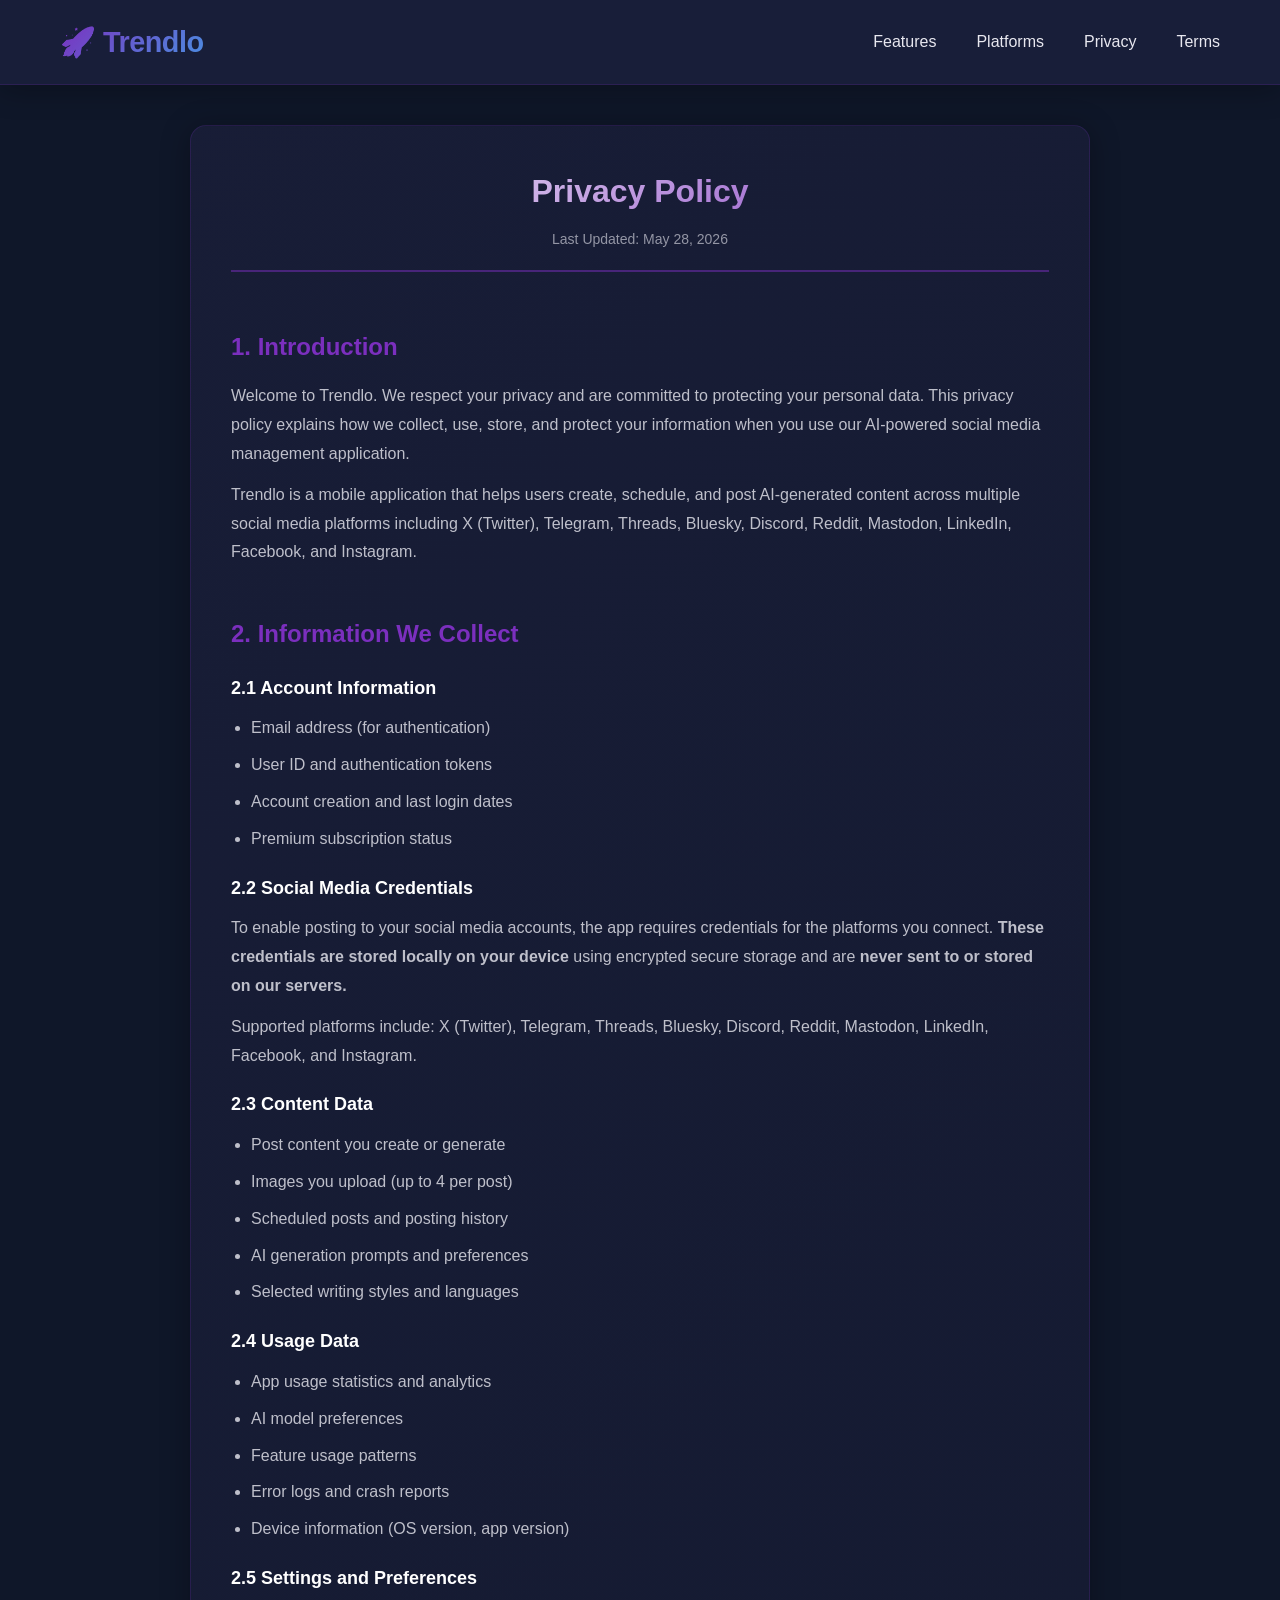
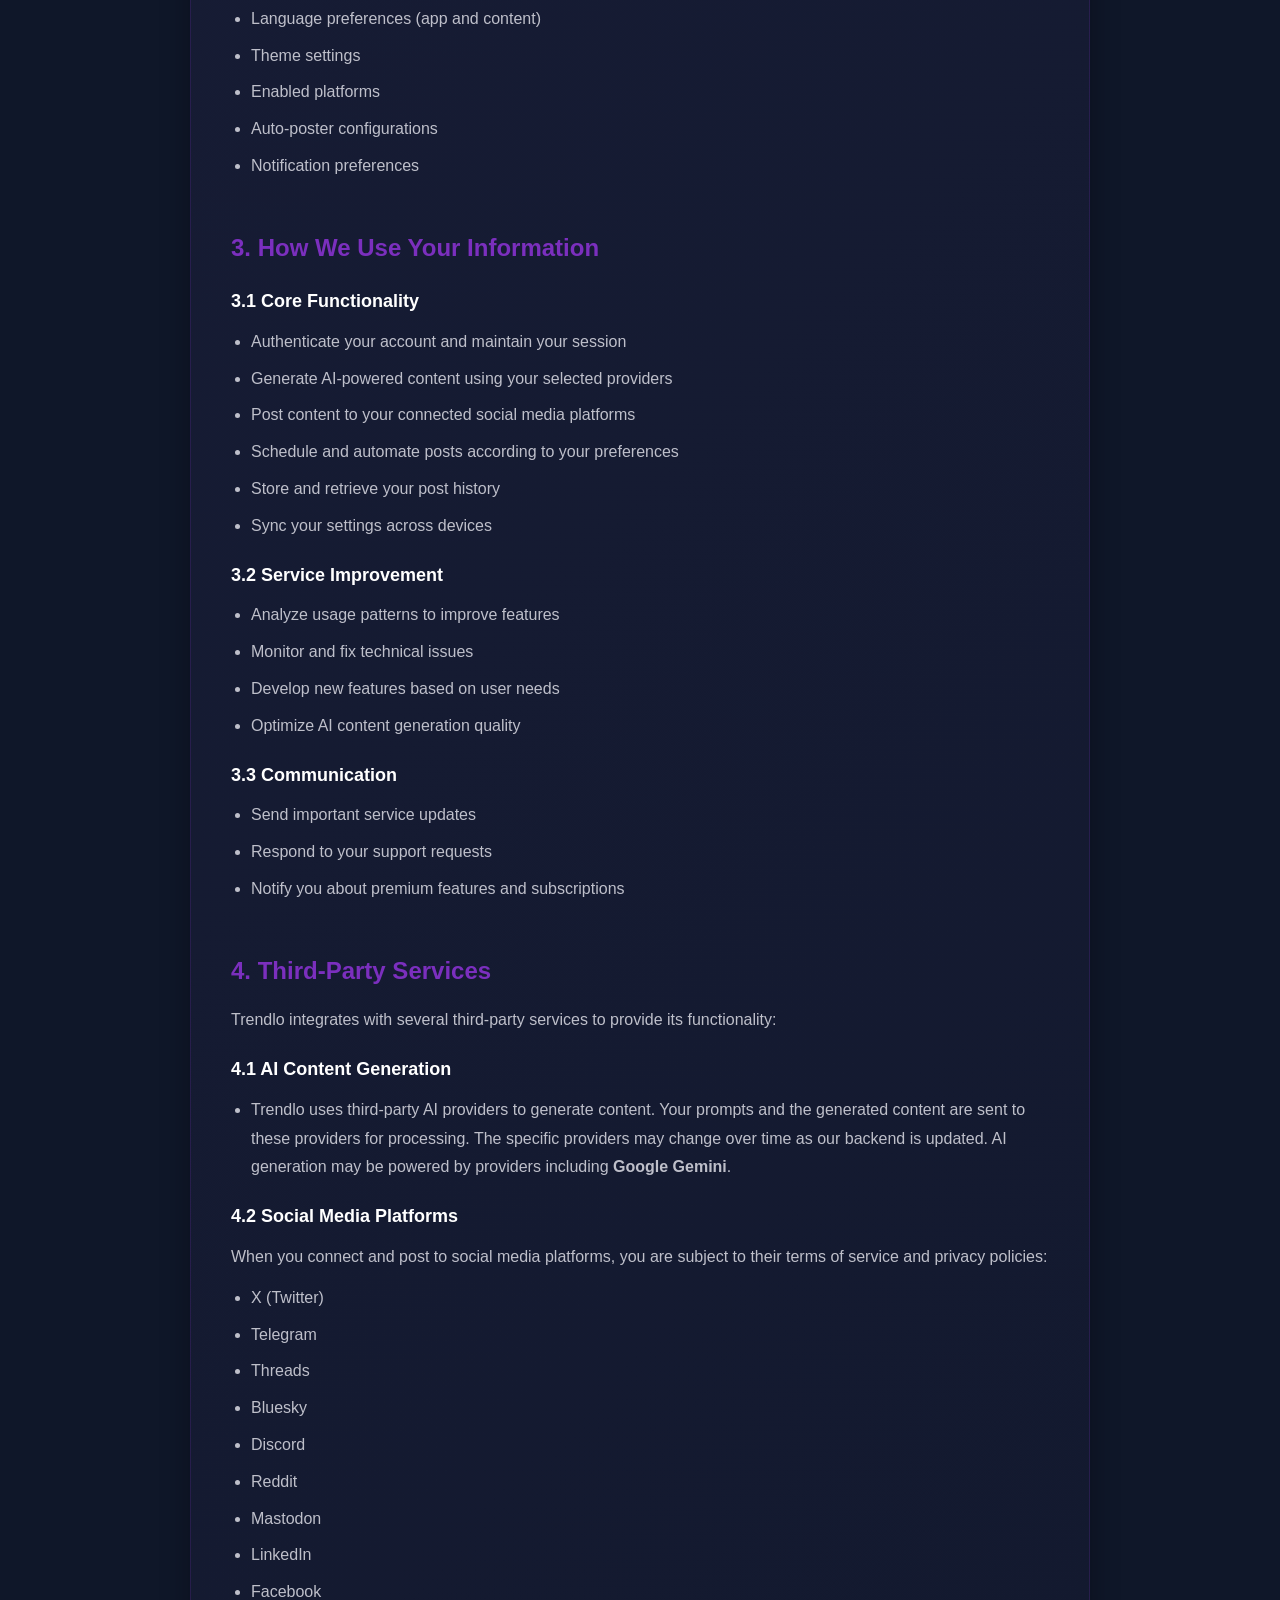
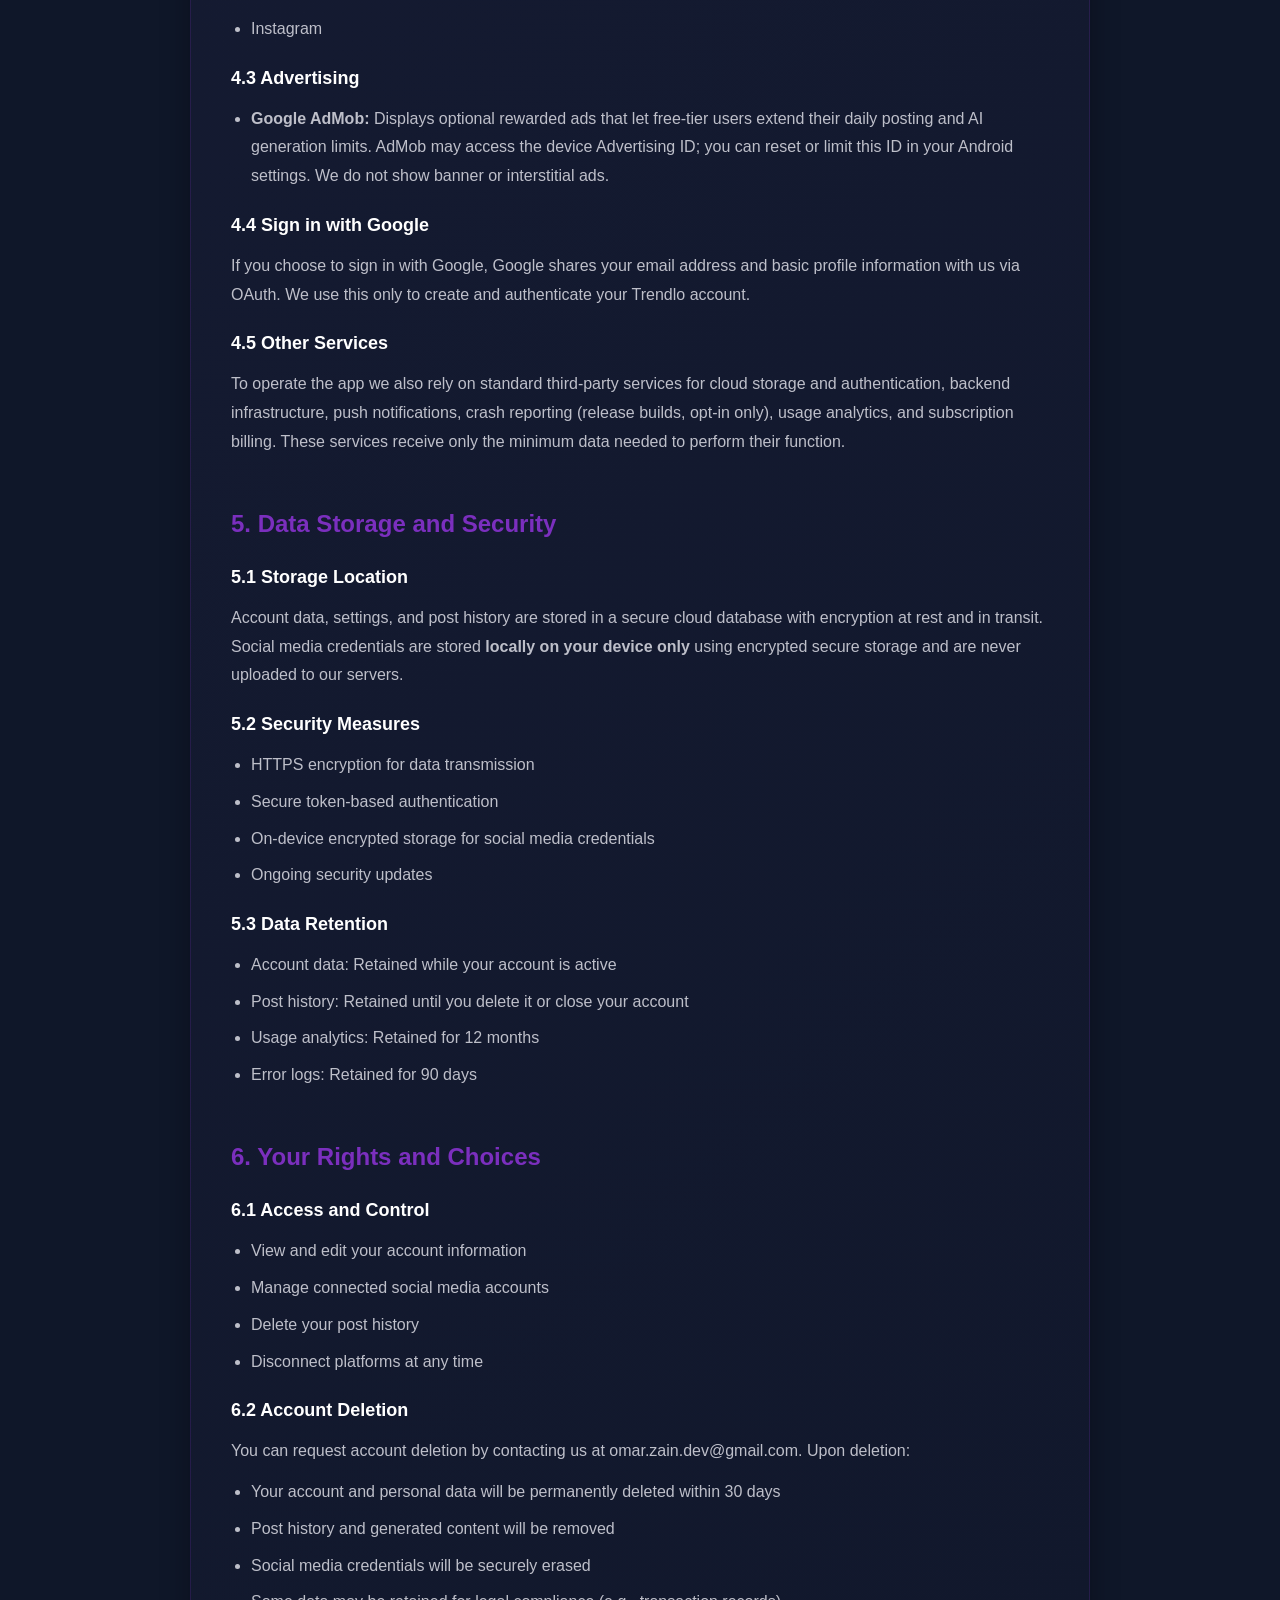
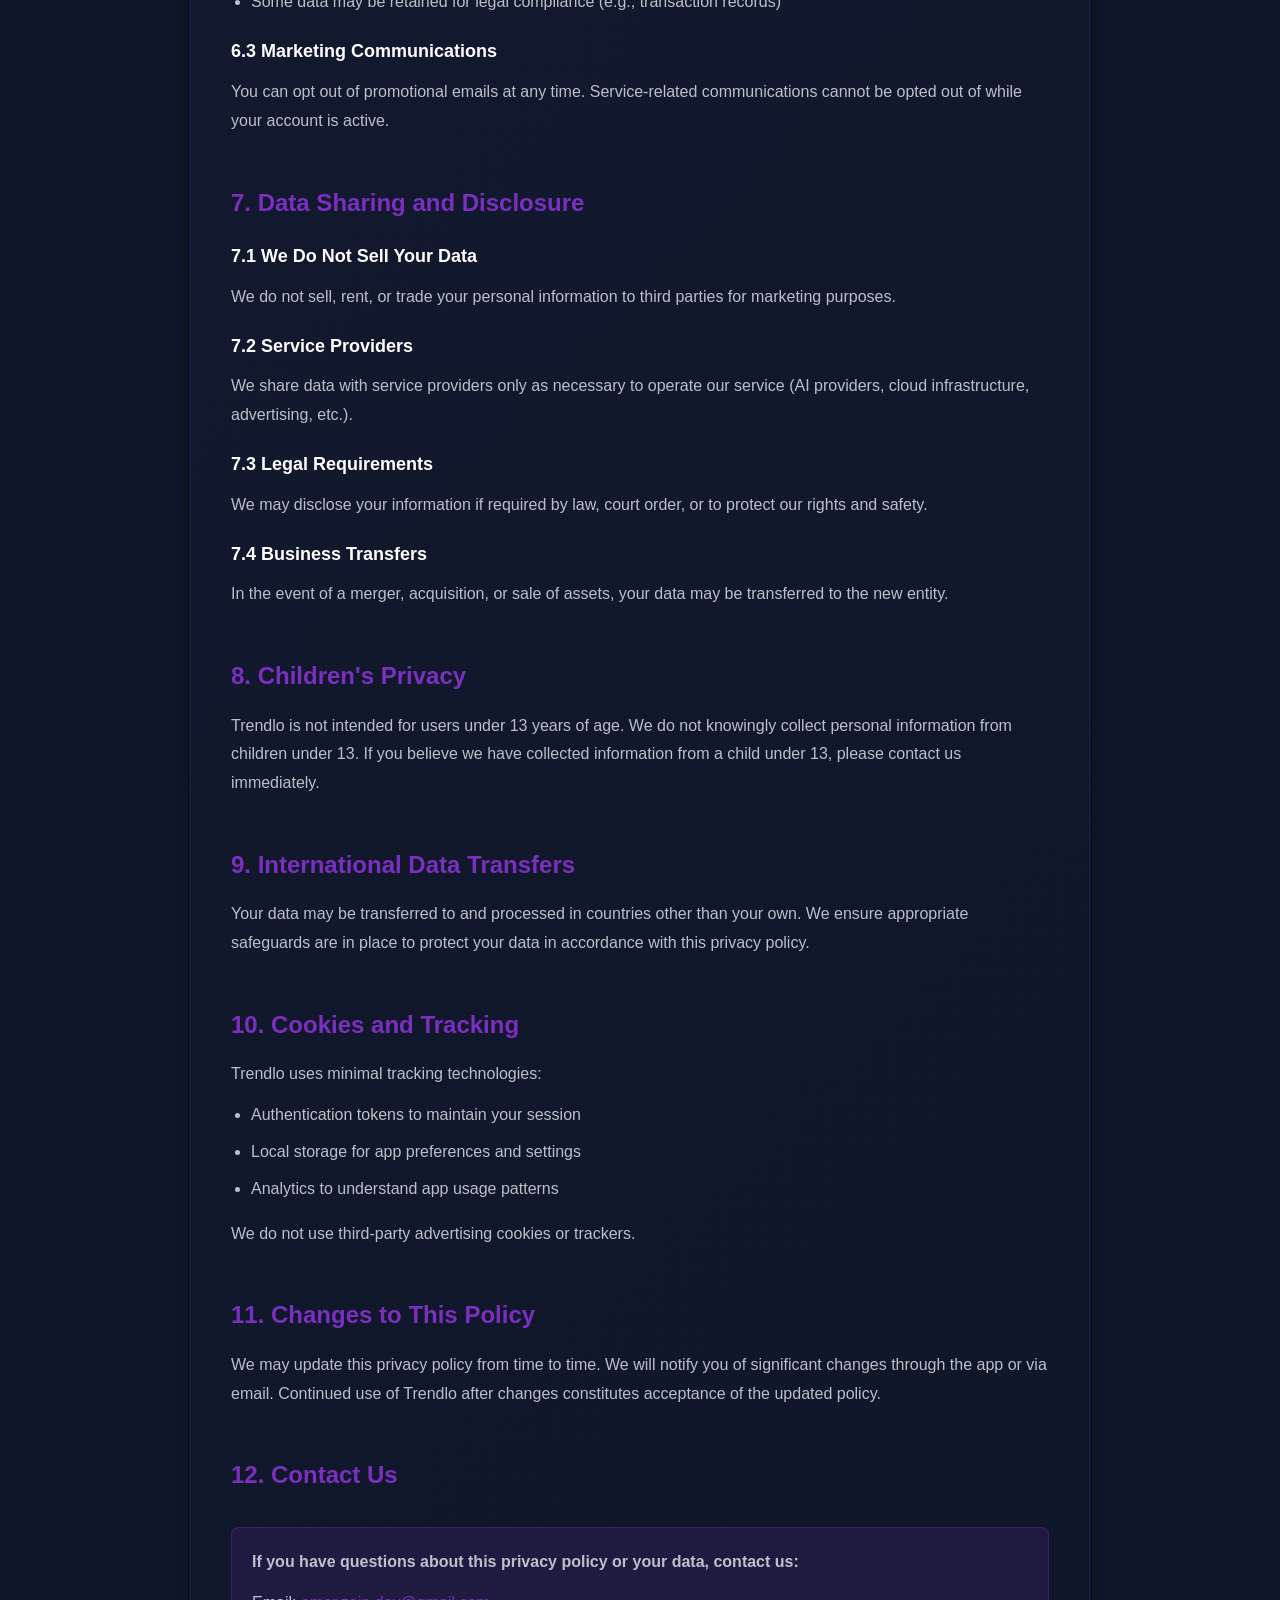
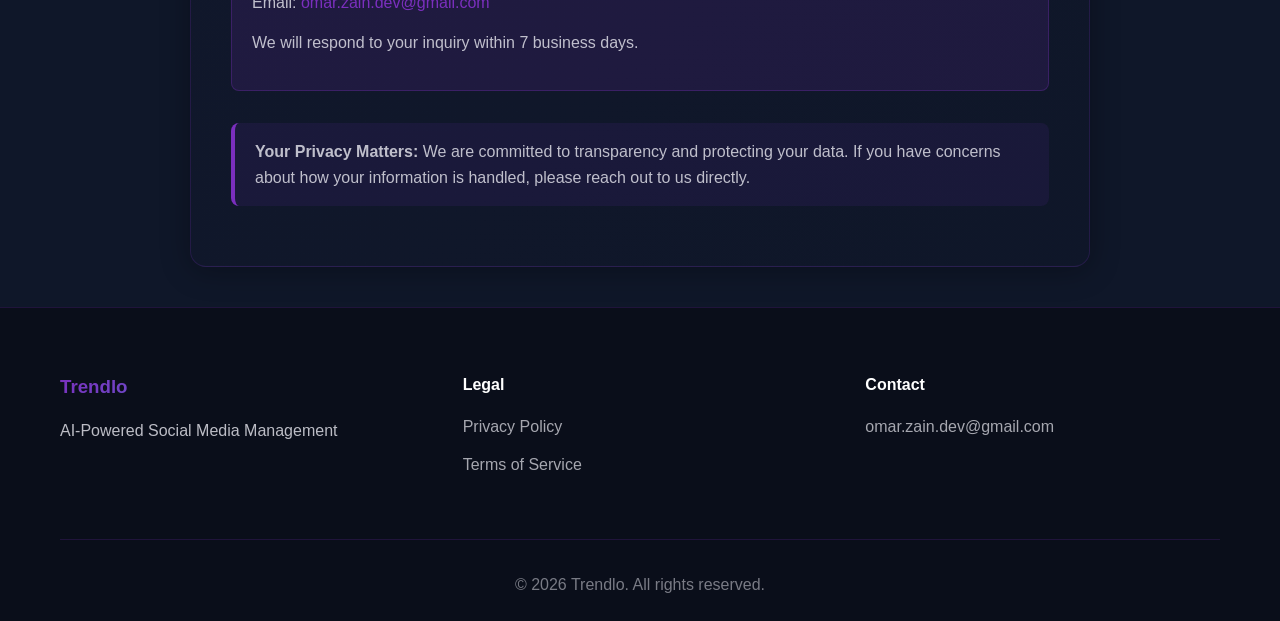
<file: privacy-policy.html>
<!DOCTYPE html>
<html lang="en">
<head>
    <meta charset="UTF-8">
    <meta name="viewport" content="width=device-width, initial-scale=1.0">
    <title>Privacy Policy - Trendlo</title>
    <link rel="stylesheet" href="styles.css">
    <style>
        .legal-container {
            max-width: 900px;
            margin: 40px auto;
            padding: 40px;
            background: linear-gradient(135deg, rgba(26, 31, 58, 0.8) 0%, rgba(15, 23, 41, 0.8) 100%);
            border-radius: 16px;
            border: 1px solid rgba(123, 47, 190, 0.2);
            box-shadow: 0 4px 30px rgba(0, 0, 0, 0.3);
        }
        .legal-header {
            text-align: center;
            margin-bottom: 40px;
            padding-bottom: 20px;
            border-bottom: 2px solid rgba(123, 47, 190, 0.5);
        }
        .legal-header h1 {
            font-size: 32px;
            margin-bottom: 10px;
            background: linear-gradient(135deg, #FFFFFF 0%, #7B2FBE 100%);
            -webkit-background-clip: text;
            -webkit-text-fill-color: transparent;
            background-clip: text;
            font-weight: 800;
        }
        .legal-header .last-updated {
            color: rgba(232, 232, 240, 0.6);
            font-size: 14px;
        }
        .legal-section {
            margin-bottom: 32px;
        }
        .legal-section h2 {
            color: #7B2FBE;
            font-size: 24px;
            margin-bottom: 16px;
            padding-top: 16px;
        }
        .legal-section h3 {
            color: #FFFFFF;
            font-size: 18px;
            margin: 20px 0 12px 0;
        }
        .legal-section p, .legal-section li {
            color: rgba(232, 232, 240, 0.8);
            line-height: 1.8;
            margin-bottom: 12px;
        }
        .legal-section ul {
            margin-left: 20px;
            margin-bottom: 16px;
        }
        .legal-section li {
            margin-bottom: 8px;
        }
        .legal-section a {
            color: #7B2FBE;
            text-decoration: none;
            transition: color 0.3s;
        }
        .legal-section a:hover {
            color: #4A90E2;
        }
        .highlight-box {
            background: rgba(123, 47, 190, 0.1);
            border-left: 4px solid #7B2FBE;
            padding: 16px 20px;
            margin: 20px 0;
            border-radius: 8px;
        }
        .highlight-box p {
            color: rgba(232, 232, 240, 0.8);
        }
        .contact-info {
            background: rgba(123, 47, 190, 0.15);
            padding: 20px;
            border-radius: 8px;
            margin-top: 32px;
            border: 1px solid rgba(123, 47, 190, 0.3);
        }
        .contact-info p {
            color: rgba(232, 232, 240, 0.8);
        }
        .contact-info a {
            color: #7B2FBE;
            text-decoration: none;
        }
        @media (max-width: 768px) {
            .legal-container {
                margin: 20px;
                padding: 24px;
            }
        }
    </style>
</head>
<body>
    <nav class="navbar">
        <div class="container">
            <div class="logo">
                <h1><a href="index.html" style="color: inherit; text-decoration: none;">🚀 Trendlo</a></h1>
            </div>
            <ul class="nav-links">
                <li><a href="index.html#features">Features</a></li>
                <li><a href="index.html#platforms">Platforms</a></li>
                <li><a href="privacy-policy.html">Privacy</a></li>
                <li><a href="terms-of-service.html">Terms</a></li>
            </ul>
        </div>
    </nav>

    <div class="legal-container">
        <div class="legal-header">
            <h1>Privacy Policy</h1>
            <p class="last-updated">Last Updated: May 28, 2026</p>
        </div>

        <div class="legal-section">
            <h2>1. Introduction</h2>
            <p>Welcome to Trendlo. We respect your privacy and are committed to protecting your personal data. This privacy policy explains how we collect, use, store, and protect your information when you use our AI-powered social media management application.</p>
            <p>Trendlo is a mobile application that helps users create, schedule, and post AI-generated content across multiple social media platforms including X (Twitter), Telegram, Threads, Bluesky, Discord, Reddit, Mastodon, LinkedIn, Facebook, and Instagram.</p>
        </div>

        <div class="legal-section">
            <h2>2. Information We Collect</h2>
            
            <h3>2.1 Account Information</h3>
            <ul>
                <li>Email address (for authentication)</li>
                <li>User ID and authentication tokens</li>
                <li>Account creation and last login dates</li>
                <li>Premium subscription status</li>
            </ul>

            <h3>2.2 Social Media Credentials</h3>
            <p>To enable posting to your social media accounts, the app requires credentials for the platforms you connect. <strong>These credentials are stored locally on your device</strong> using encrypted secure storage and are <strong>never sent to or stored on our servers.</strong></p>
            <p>Supported platforms include: X (Twitter), Telegram, Threads, Bluesky, Discord, Reddit, Mastodon, LinkedIn, Facebook, and Instagram.</p>

            <h3>2.3 Content Data</h3>
            <ul>
                <li>Post content you create or generate</li>
                <li>Images you upload (up to 4 per post)</li>
                <li>Scheduled posts and posting history</li>
                <li>AI generation prompts and preferences</li>
                <li>Selected writing styles and languages</li>
            </ul>

            <h3>2.4 Usage Data</h3>
            <ul>
                <li>App usage statistics and analytics</li>
                <li>AI model preferences</li>
                <li>Feature usage patterns</li>
                <li>Error logs and crash reports</li>
                <li>Device information (OS version, app version)</li>
            </ul>

            <h3>2.5 Settings and Preferences</h3>
            <ul>
                <li>Language preferences (app and content)</li>
                <li>Theme settings</li>
                <li>Enabled platforms</li>
                <li>Auto-poster configurations</li>
                <li>Notification preferences</li>
            </ul>
        </div>

        <div class="legal-section">
            <h2>3. How We Use Your Information</h2>
            
            <h3>3.1 Core Functionality</h3>
            <ul>
                <li>Authenticate your account and maintain your session</li>
                <li>Generate AI-powered content using your selected providers</li>
                <li>Post content to your connected social media platforms</li>
                <li>Schedule and automate posts according to your preferences</li>
                <li>Store and retrieve your post history</li>
                <li>Sync your settings across devices</li>
            </ul>

            <h3>3.2 Service Improvement</h3>
            <ul>
                <li>Analyze usage patterns to improve features</li>
                <li>Monitor and fix technical issues</li>
                <li>Develop new features based on user needs</li>
                <li>Optimize AI content generation quality</li>
            </ul>

            <h3>3.3 Communication</h3>
            <ul>
                <li>Send important service updates</li>
                <li>Respond to your support requests</li>
                <li>Notify you about premium features and subscriptions</li>
            </ul>
        </div>

        <div class="legal-section">
            <h2>4. Third-Party Services</h2>
            <p>Trendlo integrates with several third-party services to provide its functionality:</p>

            <h3>4.1 AI Content Generation</h3>
            <ul>
                <li>Trendlo uses third-party AI providers to generate content. Your prompts and the generated content are sent to these providers for processing. The specific providers may change over time as our backend is updated. AI generation may be powered by providers including <strong>Google Gemini</strong>.</li>
            </ul>

            <h3>4.2 Social Media Platforms</h3>
            <p>When you connect and post to social media platforms, you are subject to their terms of service and privacy policies:</p>
            <ul>
                <li>X (Twitter)</li>
                <li>Telegram</li>
                <li>Threads</li>
                <li>Bluesky</li>
                <li>Discord</li>
                <li>Reddit</li>
                <li>Mastodon</li>
                <li>LinkedIn</li>
                <li>Facebook</li>
                <li>Instagram</li>
            </ul>

            <h3>4.3 Advertising</h3>
            <ul>
                <li><strong>Google AdMob:</strong> Displays optional rewarded ads that let free-tier users extend their daily posting and AI generation limits. AdMob may access the device Advertising ID; you can reset or limit this ID in your Android settings. We do not show banner or interstitial ads.</li>
            </ul>

            <h3>4.4 Sign in with Google</h3>
            <p>If you choose to sign in with Google, Google shares your email address and basic profile information with us via OAuth. We use this only to create and authenticate your Trendlo account.</p>

            <h3>4.5 Other Services</h3>
            <p>To operate the app we also rely on standard third-party services for cloud storage and authentication, backend infrastructure, push notifications, crash reporting (release builds, opt-in only), usage analytics, and subscription billing. These services receive only the minimum data needed to perform their function.</p>
        </div>

        <div class="legal-section">
            <h2>5. Data Storage and Security</h2>
            
            <h3>5.1 Storage Location</h3>
            <p>Account data, settings, and post history are stored in a secure cloud database with encryption at rest and in transit. Social media credentials are stored <strong>locally on your device only</strong> using encrypted secure storage and are never uploaded to our servers.</p>

            <h3>5.2 Security Measures</h3>
            <ul>
                <li>HTTPS encryption for data transmission</li>
                <li>Secure token-based authentication</li>
                <li>On-device encrypted storage for social media credentials</li>
                <li>Ongoing security updates</li>
            </ul>

            <h3>5.3 Data Retention</h3>
            <ul>
                <li>Account data: Retained while your account is active</li>
                <li>Post history: Retained until you delete it or close your account</li>
                <li>Usage analytics: Retained for 12 months</li>
                <li>Error logs: Retained for 90 days</li>
            </ul>
        </div>

        <div class="legal-section">
            <h2>6. Your Rights and Choices</h2>
            
            <h3>6.1 Access and Control</h3>
            <ul>
                <li>View and edit your account information</li>
                <li>Manage connected social media accounts</li>
                <li>Delete your post history</li>
                <li>Disconnect platforms at any time</li>
            </ul>

            <h3>6.2 Account Deletion</h3>
            <p>You can request account deletion by contacting us at omar.zain.dev@gmail.com. Upon deletion:</p>
            <ul>
                <li>Your account and personal data will be permanently deleted within 30 days</li>
                <li>Post history and generated content will be removed</li>
                <li>Social media credentials will be securely erased</li>
                <li>Some data may be retained for legal compliance (e.g., transaction records)</li>
            </ul>

            <h3>6.3 Marketing Communications</h3>
            <p>You can opt out of promotional emails at any time. Service-related communications cannot be opted out of while your account is active.</p>
        </div>

        <div class="legal-section">
            <h2>7. Data Sharing and Disclosure</h2>
            
            <h3>7.1 We Do Not Sell Your Data</h3>
            <p>We do not sell, rent, or trade your personal information to third parties for marketing purposes.</p>

            <h3>7.2 Service Providers</h3>
            <p>We share data with service providers only as necessary to operate our service (AI providers, cloud infrastructure, advertising, etc.).</p>

            <h3>7.3 Legal Requirements</h3>
            <p>We may disclose your information if required by law, court order, or to protect our rights and safety.</p>

            <h3>7.4 Business Transfers</h3>
            <p>In the event of a merger, acquisition, or sale of assets, your data may be transferred to the new entity.</p>
        </div>

        <div class="legal-section">
            <h2>8. Children's Privacy</h2>
            <p>Trendlo is not intended for users under 13 years of age. We do not knowingly collect personal information from children under 13. If you believe we have collected information from a child under 13, please contact us immediately.</p>
        </div>

        <div class="legal-section">
            <h2>9. International Data Transfers</h2>
            <p>Your data may be transferred to and processed in countries other than your own. We ensure appropriate safeguards are in place to protect your data in accordance with this privacy policy.</p>
        </div>

        <div class="legal-section">
            <h2>10. Cookies and Tracking</h2>
            <p>Trendlo uses minimal tracking technologies:</p>
            <ul>
                <li>Authentication tokens to maintain your session</li>
                <li>Local storage for app preferences and settings</li>
                <li>Analytics to understand app usage patterns</li>
            </ul>
            <p>We do not use third-party advertising cookies or trackers.</p>
        </div>

        <div class="legal-section">
            <h2>11. Changes to This Policy</h2>
            <p>We may update this privacy policy from time to time. We will notify you of significant changes through the app or via email. Continued use of Trendlo after changes constitutes acceptance of the updated policy.</p>
        </div>

        <div class="legal-section">
            <h2>12. Contact Us</h2>
            <div class="contact-info">
                <p><strong>If you have questions about this privacy policy or your data, contact us:</strong></p>
                <p>Email: <a href="mailto:omar.zain.dev@gmail.com">omar.zain.dev@gmail.com</a></p>
                <p>We will respond to your inquiry within 7 business days.</p>
            </div>
        </div>

        <div class="highlight-box">
            <p><strong>Your Privacy Matters:</strong> We are committed to transparency and protecting your data. If you have concerns about how your information is handled, please reach out to us directly.</p>
        </div>
    </div>

    <footer class="footer">
        <div class="container">
            <div class="footer-content">
                <div class="footer-section">
                    <h3>Trendlo</h3>
                    <p>AI-Powered Social Media Management</p>
                </div>
                <div class="footer-section">
                    <h4>Legal</h4>
                    <ul>
                        <li><a href="privacy-policy.html">Privacy Policy</a></li>
                        <li><a href="terms-of-service.html">Terms of Service</a></li>
                    </ul>
                </div>
                <div class="footer-section">
                    <h4>Contact</h4>
                    <ul>
                        <li><a href="mailto:omar.zain.dev@gmail.com">omar.zain.dev@gmail.com</a></li>
                    </ul>
                </div>
            </div>
            <div class="footer-bottom">
                <p>&copy; 2026 Trendlo. All rights reserved.</p>
            </div>
        </div>
    </footer>
</body>
</html>
</file>
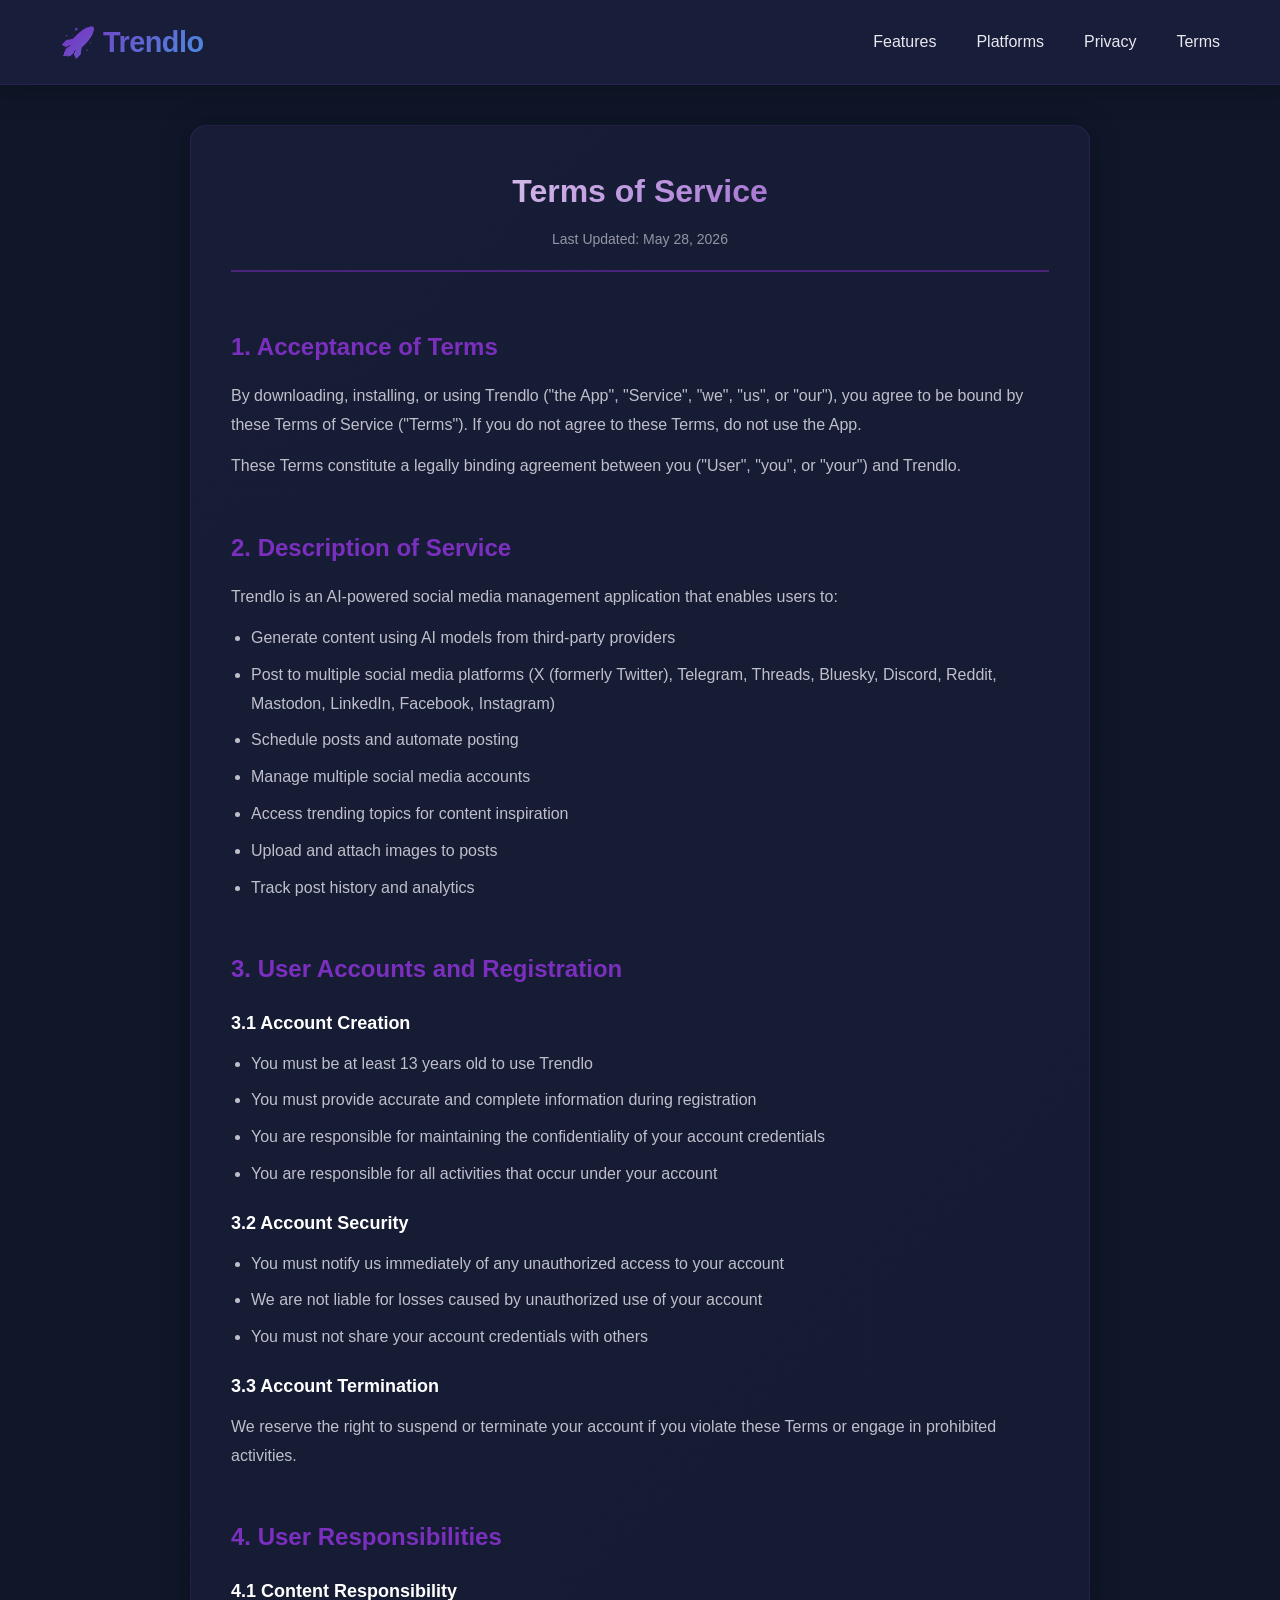
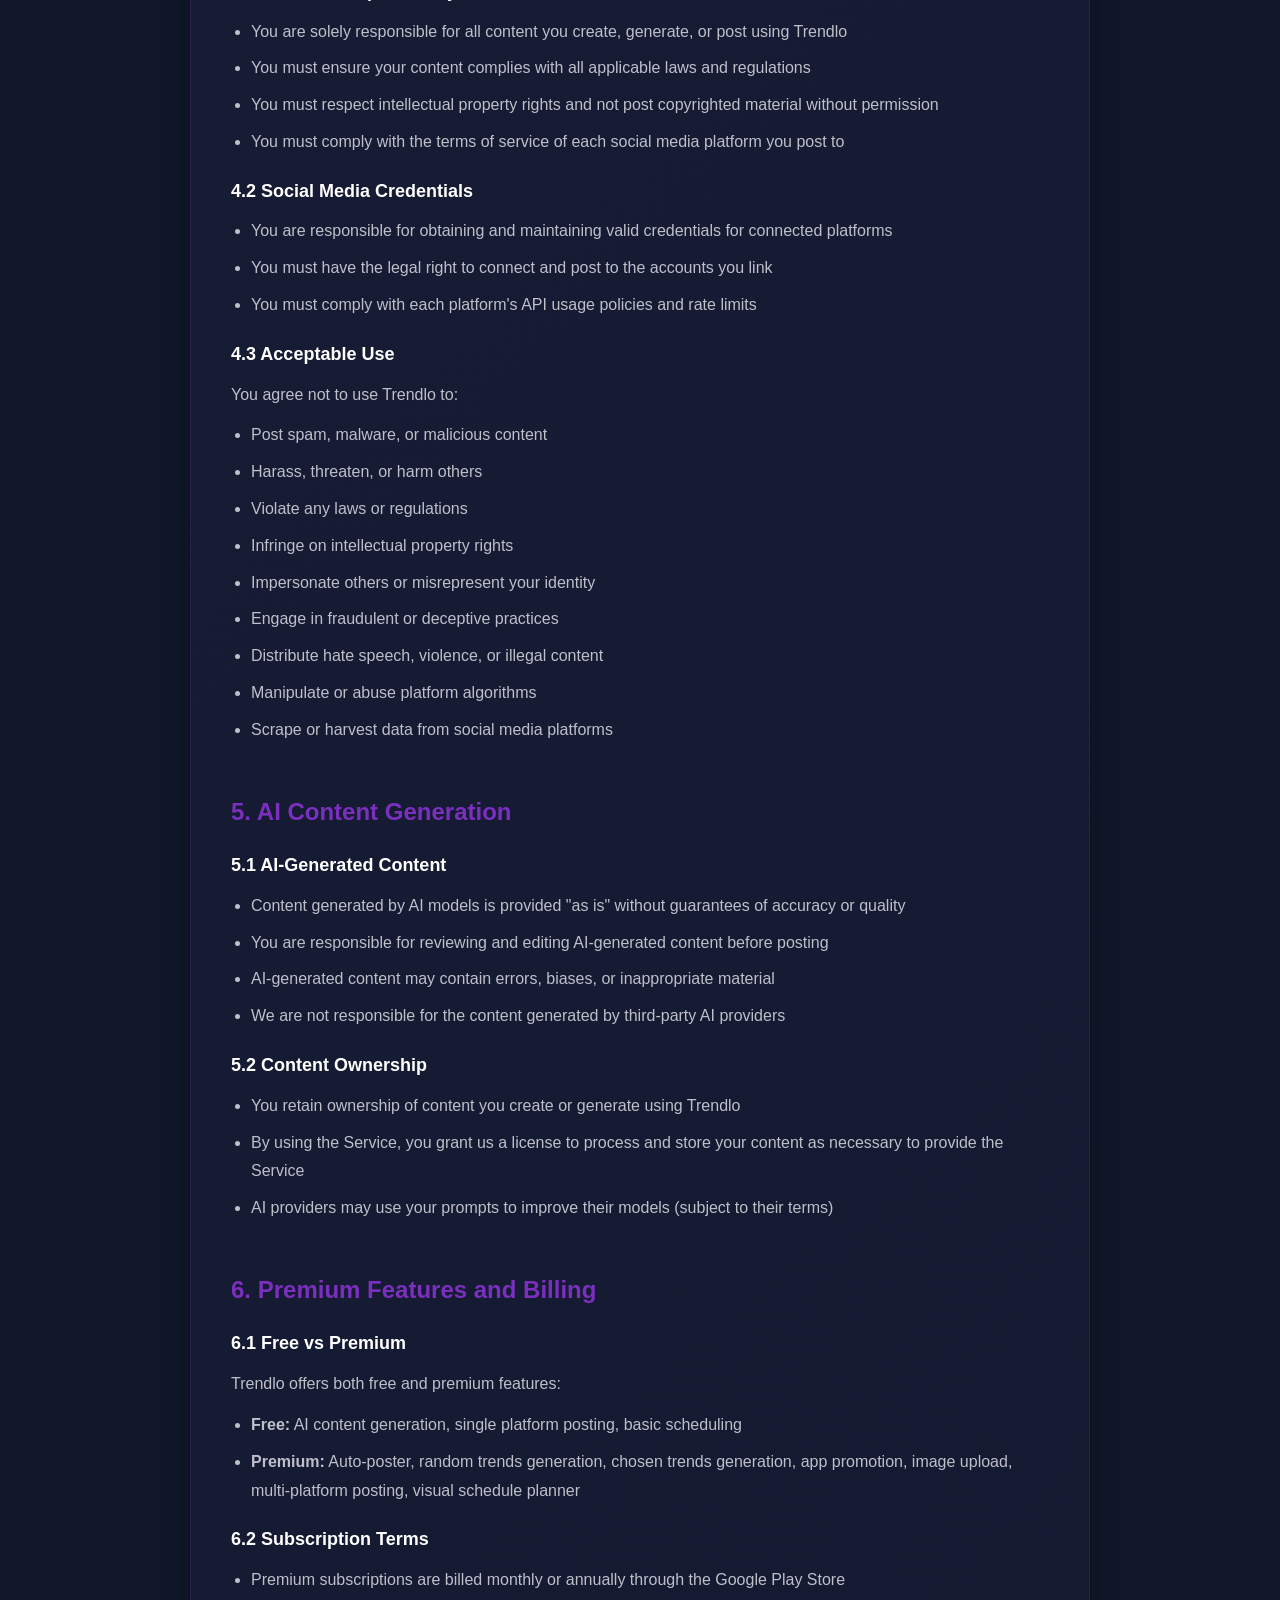
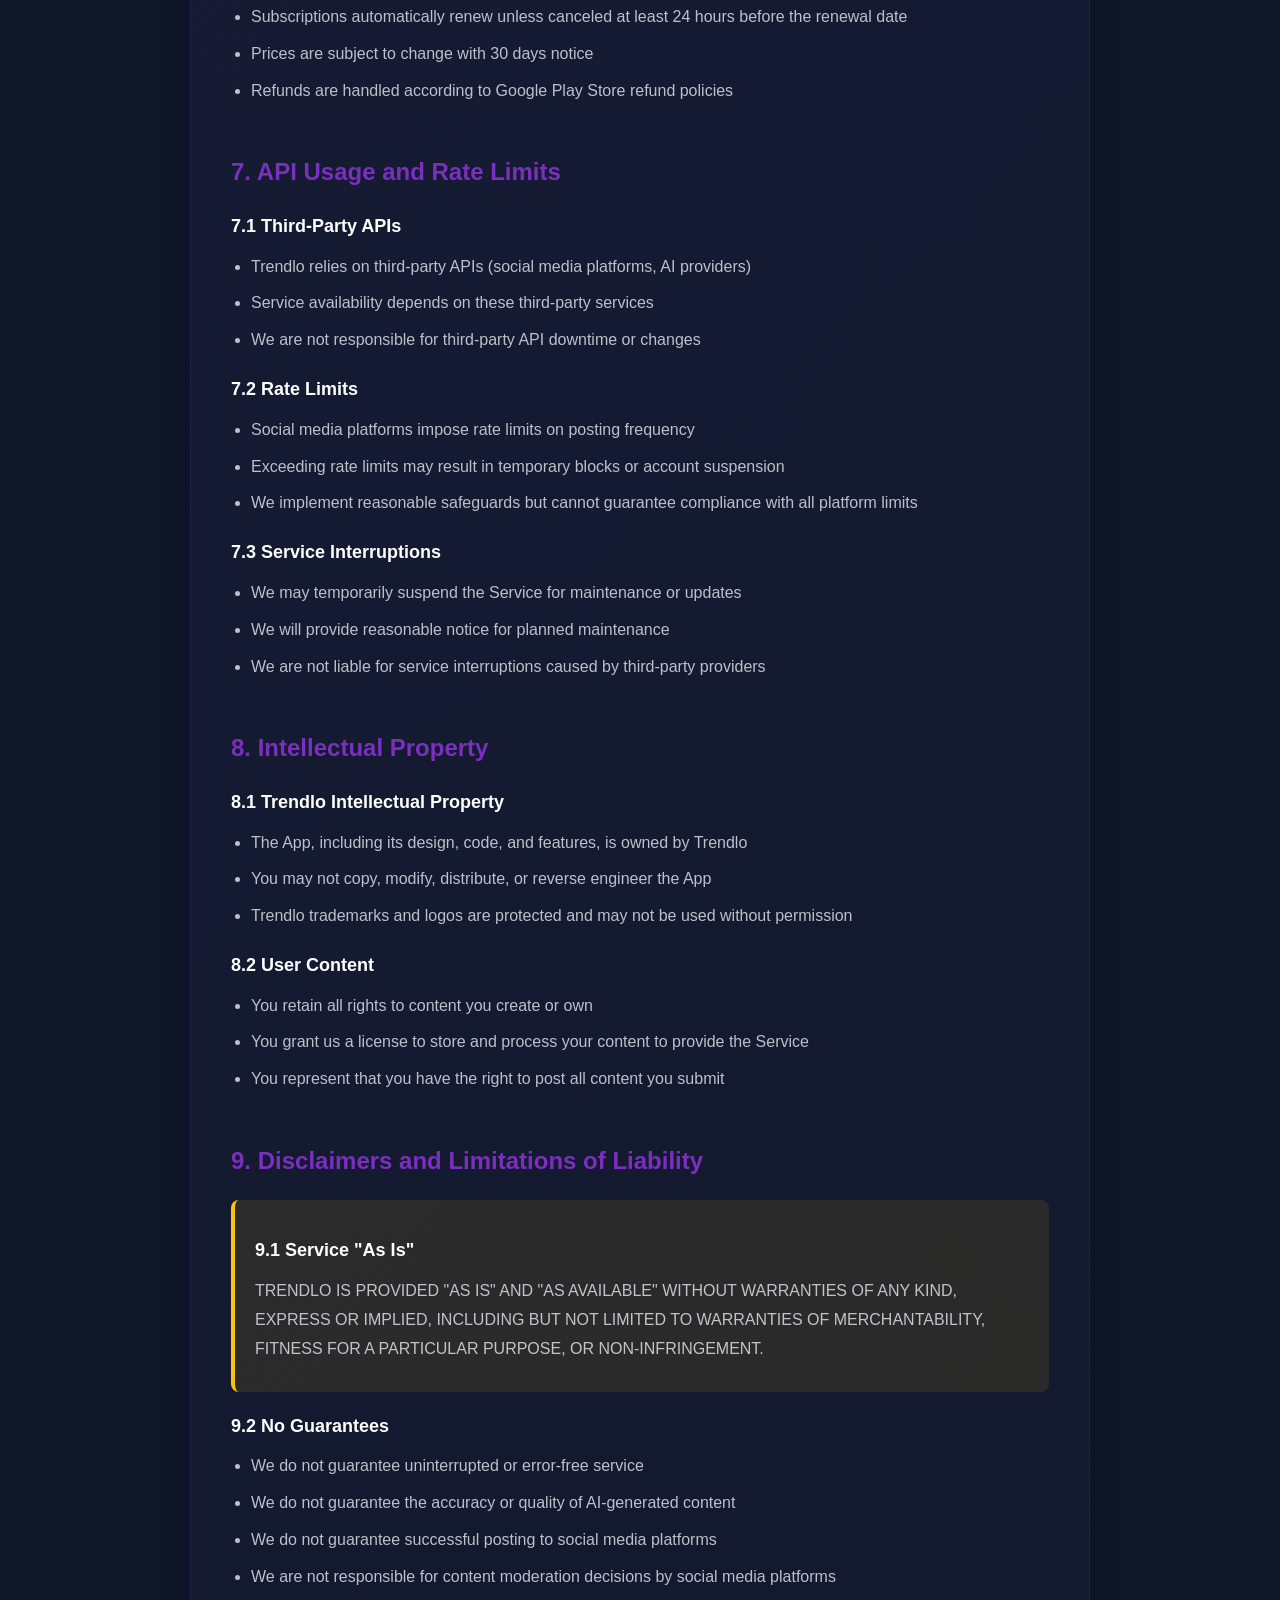
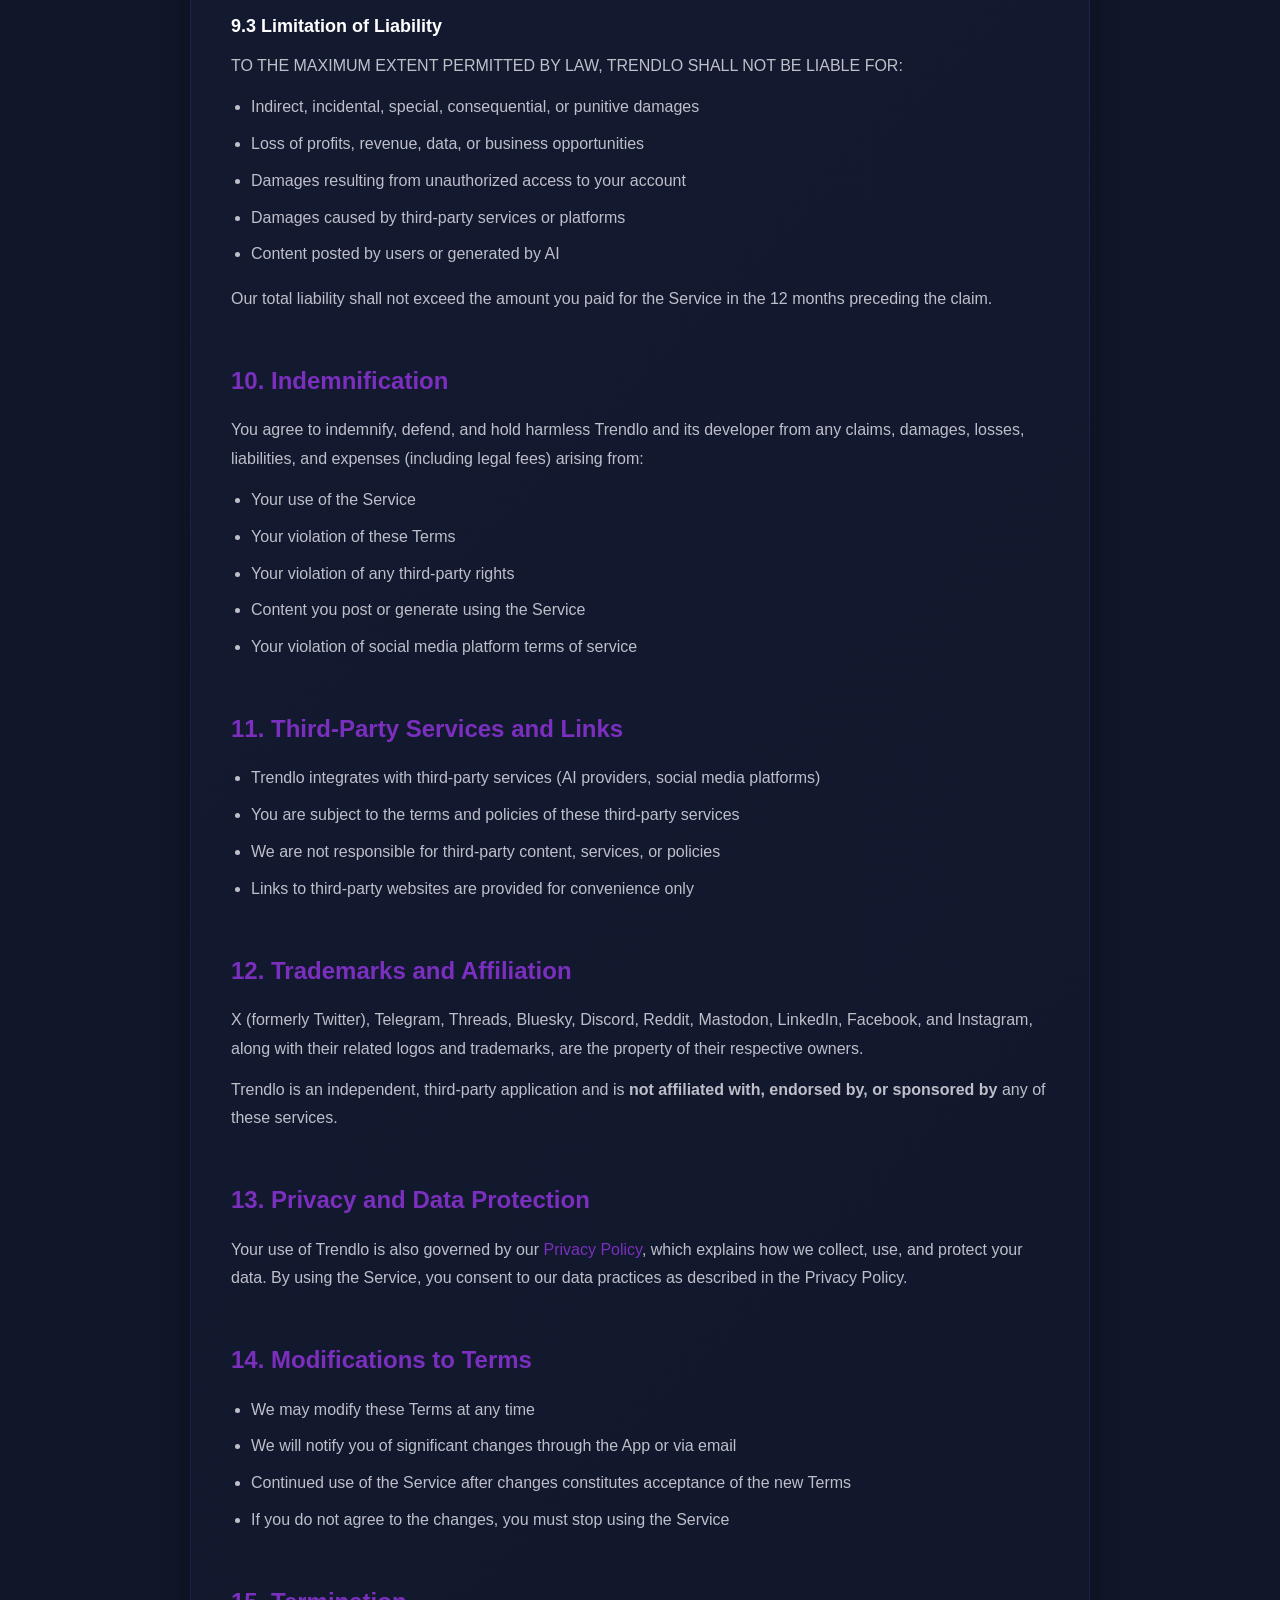
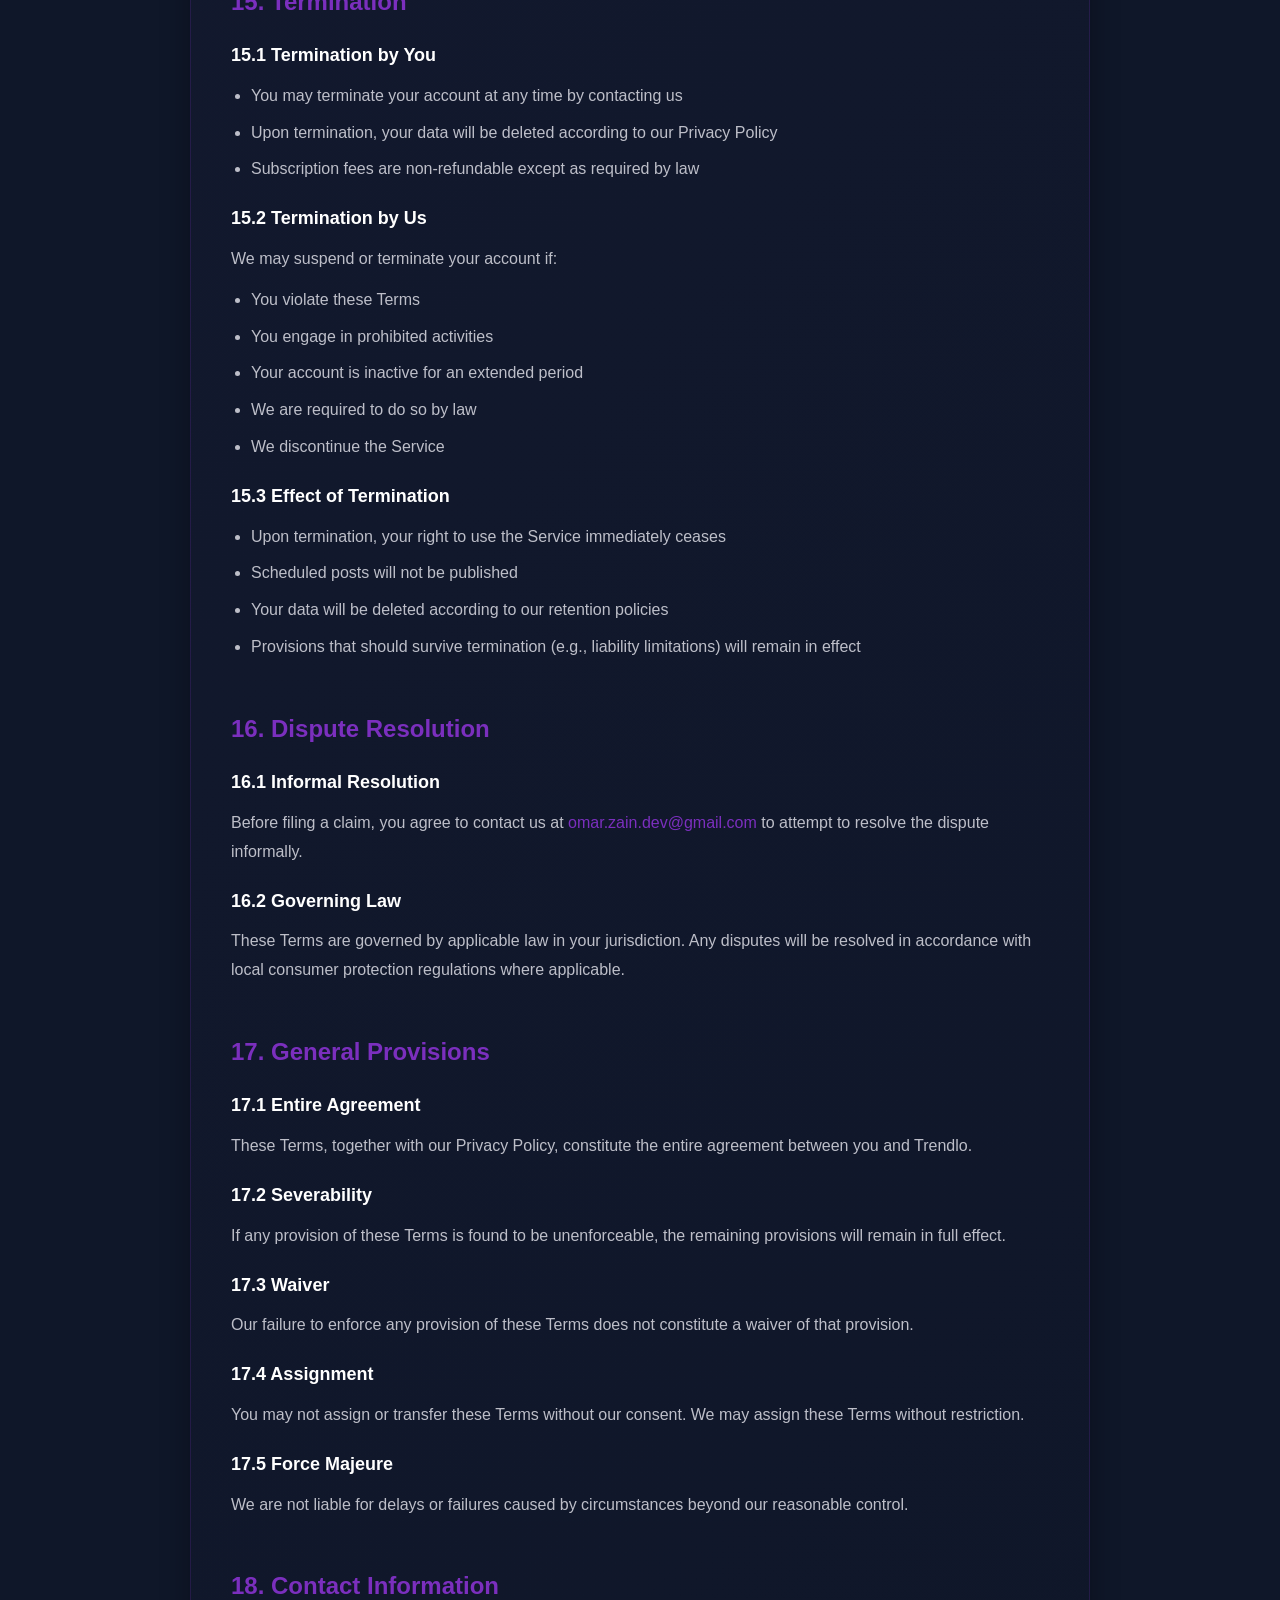
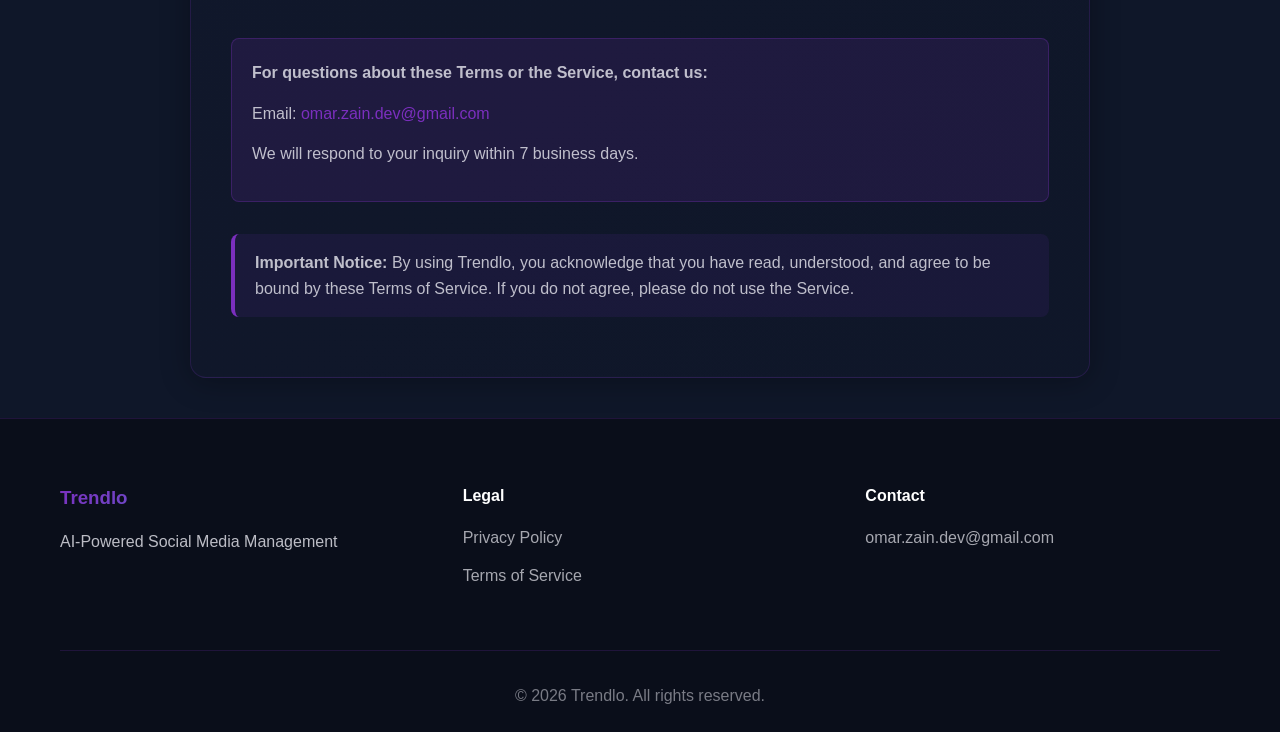
<file: terms-of-service.html>
<!DOCTYPE html>
<html lang="en">
<head>
    <meta charset="UTF-8">
    <meta name="viewport" content="width=device-width, initial-scale=1.0">
    <title>Terms of Service - Trendlo</title>
    <link rel="stylesheet" href="styles.css">
    <style>
        .legal-container {
            max-width: 900px;
            margin: 40px auto;
            padding: 40px;
            background: linear-gradient(135deg, rgba(26, 31, 58, 0.8) 0%, rgba(15, 23, 41, 0.8) 100%);
            border-radius: 16px;
            border: 1px solid rgba(123, 47, 190, 0.2);
            box-shadow: 0 4px 30px rgba(0, 0, 0, 0.3);
        }
        .legal-header {
            text-align: center;
            margin-bottom: 40px;
            padding-bottom: 20px;
            border-bottom: 2px solid rgba(123, 47, 190, 0.5);
        }
        .legal-header h1 {
            font-size: 32px;
            margin-bottom: 10px;
            background: linear-gradient(135deg, #FFFFFF 0%, #7B2FBE 100%);
            -webkit-background-clip: text;
            -webkit-text-fill-color: transparent;
            background-clip: text;
            font-weight: 800;
        }
        .legal-header .last-updated {
            color: rgba(232, 232, 240, 0.6);
            font-size: 14px;
        }
        .legal-section {
            margin-bottom: 32px;
        }
        .legal-section h2 {
            color: #7B2FBE;
            font-size: 24px;
            margin-bottom: 16px;
            padding-top: 16px;
        }
        .legal-section h3 {
            color: #FFFFFF;
            font-size: 18px;
            margin: 20px 0 12px 0;
        }
        .legal-section p, .legal-section li {
            color: rgba(232, 232, 240, 0.8);
            line-height: 1.8;
            margin-bottom: 12px;
        }
        .legal-section ul {
            margin-left: 20px;
            margin-bottom: 16px;
        }
        .legal-section li {
            margin-bottom: 8px;
        }
        .legal-section a {
            color: #7B2FBE;
            text-decoration: none;
            transition: color 0.3s;
        }
        .legal-section a:hover {
            color: #4A90E2;
        }
        .highlight-box {
            background: rgba(123, 47, 190, 0.1);
            border-left: 4px solid #7B2FBE;
            padding: 16px 20px;
            margin: 20px 0;
            border-radius: 8px;
        }
        .highlight-box p {
            color: rgba(232, 232, 240, 0.8);
        }
        .warning-box {
            background: rgba(255, 193, 7, 0.1);
            border-left: 4px solid #ffc107;
            padding: 16px 20px;
            margin: 20px 0;
            border-radius: 8px;
        }
        .warning-box p {
            color: rgba(232, 232, 240, 0.8);
        }
        .contact-info {
            background: rgba(123, 47, 190, 0.15);
            padding: 20px;
            border-radius: 8px;
            margin-top: 32px;
            border: 1px solid rgba(123, 47, 190, 0.3);
        }
        .contact-info p {
            color: rgba(232, 232, 240, 0.8);
        }
        .contact-info a {
            color: #7B2FBE;
            text-decoration: none;
        }
        @media (max-width: 768px) {
            .legal-container {
                margin: 20px;
                padding: 24px;
            }
        }
    </style>
</head>
<body>
    <nav class="navbar">
        <div class="container">
            <div class="logo">
                <h1><a href="index.html" style="color: inherit; text-decoration: none;">🚀 Trendlo</a></h1>
            </div>
            <ul class="nav-links">
                <li><a href="index.html#features">Features</a></li>
                <li><a href="index.html#platforms">Platforms</a></li>
                <li><a href="privacy-policy.html">Privacy</a></li>
                <li><a href="terms-of-service.html">Terms</a></li>
            </ul>
        </div>
    </nav>

    <div class="legal-container">
        <div class="legal-header">
            <h1>Terms of Service</h1>
            <p class="last-updated">Last Updated: May 28, 2026</p>
        </div>

        <div class="legal-section">
            <h2>1. Acceptance of Terms</h2>
            <p>By downloading, installing, or using Trendlo ("the App", "Service", "we", "us", or "our"), you agree to be bound by these Terms of Service ("Terms"). If you do not agree to these Terms, do not use the App.</p>
            <p>These Terms constitute a legally binding agreement between you ("User", "you", or "your") and Trendlo.</p>
        </div>

        <div class="legal-section">
            <h2>2. Description of Service</h2>
            <p>Trendlo is an AI-powered social media management application that enables users to:</p>
            <ul>
                <li>Generate content using AI models from third-party providers</li>
                <li>Post to multiple social media platforms (X (formerly Twitter), Telegram, Threads, Bluesky, Discord, Reddit, Mastodon, LinkedIn, Facebook, Instagram)</li>
                <li>Schedule posts and automate posting</li>
                <li>Manage multiple social media accounts</li>
                <li>Access trending topics for content inspiration</li>
                <li>Upload and attach images to posts</li>
                <li>Track post history and analytics</li>
            </ul>
        </div>

        <div class="legal-section">
            <h2>3. User Accounts and Registration</h2>
            
            <h3>3.1 Account Creation</h3>
            <ul>
                <li>You must be at least 13 years old to use Trendlo</li>
                <li>You must provide accurate and complete information during registration</li>
                <li>You are responsible for maintaining the confidentiality of your account credentials</li>
                <li>You are responsible for all activities that occur under your account</li>
            </ul>

            <h3>3.2 Account Security</h3>
            <ul>
                <li>You must notify us immediately of any unauthorized access to your account</li>
                <li>We are not liable for losses caused by unauthorized use of your account</li>
                <li>You must not share your account credentials with others</li>
            </ul>

            <h3>3.3 Account Termination</h3>
            <p>We reserve the right to suspend or terminate your account if you violate these Terms or engage in prohibited activities.</p>
        </div>

        <div class="legal-section">
            <h2>4. User Responsibilities</h2>
            
            <h3>4.1 Content Responsibility</h3>
            <ul>
                <li>You are solely responsible for all content you create, generate, or post using Trendlo</li>
                <li>You must ensure your content complies with all applicable laws and regulations</li>
                <li>You must respect intellectual property rights and not post copyrighted material without permission</li>
                <li>You must comply with the terms of service of each social media platform you post to</li>
            </ul>

            <h3>4.2 Social Media Credentials</h3>
            <ul>
                <li>You are responsible for obtaining and maintaining valid credentials for connected platforms</li>
                <li>You must have the legal right to connect and post to the accounts you link</li>
                <li>You must comply with each platform's API usage policies and rate limits</li>
            </ul>

            <h3>4.3 Acceptable Use</h3>
            <p>You agree not to use Trendlo to:</p>
            <ul>
                <li>Post spam, malware, or malicious content</li>
                <li>Harass, threaten, or harm others</li>
                <li>Violate any laws or regulations</li>
                <li>Infringe on intellectual property rights</li>
                <li>Impersonate others or misrepresent your identity</li>
                <li>Engage in fraudulent or deceptive practices</li>
                <li>Distribute hate speech, violence, or illegal content</li>
                <li>Manipulate or abuse platform algorithms</li>
                <li>Scrape or harvest data from social media platforms</li>
            </ul>
        </div>

        <div class="legal-section">
            <h2>5. AI Content Generation</h2>
            
            <h3>5.1 AI-Generated Content</h3>
            <ul>
                <li>Content generated by AI models is provided "as is" without guarantees of accuracy or quality</li>
                <li>You are responsible for reviewing and editing AI-generated content before posting</li>
                <li>AI-generated content may contain errors, biases, or inappropriate material</li>
                <li>We are not responsible for the content generated by third-party AI providers</li>
            </ul>

            <h3>5.2 Content Ownership</h3>
            <ul>
                <li>You retain ownership of content you create or generate using Trendlo</li>
                <li>By using the Service, you grant us a license to process and store your content as necessary to provide the Service</li>
                <li>AI providers may use your prompts to improve their models (subject to their terms)</li>
            </ul>
        </div>

        <div class="legal-section">
            <h2>6. Premium Features and Billing</h2>
            
            <h3>6.1 Free vs Premium</h3>
            <p>Trendlo offers both free and premium features:</p>
            <ul>
                <li><strong>Free:</strong> AI content generation, single platform posting, basic scheduling</li>
                <li><strong>Premium:</strong> Auto-poster, random trends generation, chosen trends generation, app promotion, image upload, multi-platform posting, visual schedule planner</li>
            </ul>

            <h3>6.2 Subscription Terms</h3>
            <ul>
                <li>Premium subscriptions are billed monthly or annually through the Google Play Store</li>
                <li>Subscriptions automatically renew unless canceled at least 24 hours before the renewal date</li>
                <li>Prices are subject to change with 30 days notice</li>
                <li>Refunds are handled according to Google Play Store refund policies</li>
            </ul>
        </div>

        <div class="legal-section">
            <h2>7. API Usage and Rate Limits</h2>
            
            <h3>7.1 Third-Party APIs</h3>
            <ul>
                <li>Trendlo relies on third-party APIs (social media platforms, AI providers)</li>
                <li>Service availability depends on these third-party services</li>
                <li>We are not responsible for third-party API downtime or changes</li>
            </ul>

            <h3>7.2 Rate Limits</h3>
            <ul>
                <li>Social media platforms impose rate limits on posting frequency</li>
                <li>Exceeding rate limits may result in temporary blocks or account suspension</li>
                <li>We implement reasonable safeguards but cannot guarantee compliance with all platform limits</li>
            </ul>

            <h3>7.3 Service Interruptions</h3>
            <ul>
                <li>We may temporarily suspend the Service for maintenance or updates</li>
                <li>We will provide reasonable notice for planned maintenance</li>
                <li>We are not liable for service interruptions caused by third-party providers</li>
            </ul>
        </div>

        <div class="legal-section">
            <h2>8. Intellectual Property</h2>
            
            <h3>8.1 Trendlo Intellectual Property</h3>
            <ul>
                <li>The App, including its design, code, and features, is owned by Trendlo</li>
                <li>You may not copy, modify, distribute, or reverse engineer the App</li>
                <li>Trendlo trademarks and logos are protected and may not be used without permission</li>
            </ul>

            <h3>8.2 User Content</h3>
            <ul>
                <li>You retain all rights to content you create or own</li>
                <li>You grant us a license to store and process your content to provide the Service</li>
                <li>You represent that you have the right to post all content you submit</li>
            </ul>
        </div>

        <div class="legal-section">
            <h2>9. Disclaimers and Limitations of Liability</h2>
            
            <div class="warning-box">
                <h3>9.1 Service "As Is"</h3>
                <p>TRENDLO IS PROVIDED "AS IS" AND "AS AVAILABLE" WITHOUT WARRANTIES OF ANY KIND, EXPRESS OR IMPLIED, INCLUDING BUT NOT LIMITED TO WARRANTIES OF MERCHANTABILITY, FITNESS FOR A PARTICULAR PURPOSE, OR NON-INFRINGEMENT.</p>
            </div>

            <h3>9.2 No Guarantees</h3>
            <ul>
                <li>We do not guarantee uninterrupted or error-free service</li>
                <li>We do not guarantee the accuracy or quality of AI-generated content</li>
                <li>We do not guarantee successful posting to social media platforms</li>
                <li>We are not responsible for content moderation decisions by social media platforms</li>
            </ul>

            <h3>9.3 Limitation of Liability</h3>
            <p>TO THE MAXIMUM EXTENT PERMITTED BY LAW, TRENDLO SHALL NOT BE LIABLE FOR:</p>
            <ul>
                <li>Indirect, incidental, special, consequential, or punitive damages</li>
                <li>Loss of profits, revenue, data, or business opportunities</li>
                <li>Damages resulting from unauthorized access to your account</li>
                <li>Damages caused by third-party services or platforms</li>
                <li>Content posted by users or generated by AI</li>
            </ul>
            <p>Our total liability shall not exceed the amount you paid for the Service in the 12 months preceding the claim.</p>
        </div>

        <div class="legal-section">
            <h2>10. Indemnification</h2>
            <p>You agree to indemnify, defend, and hold harmless Trendlo and its developer from any claims, damages, losses, liabilities, and expenses (including legal fees) arising from:</p>
            <ul>
                <li>Your use of the Service</li>
                <li>Your violation of these Terms</li>
                <li>Your violation of any third-party rights</li>
                <li>Content you post or generate using the Service</li>
                <li>Your violation of social media platform terms of service</li>
            </ul>
        </div>

        <div class="legal-section">
            <h2>11. Third-Party Services and Links</h2>
            <ul>
                <li>Trendlo integrates with third-party services (AI providers, social media platforms)</li>
                <li>You are subject to the terms and policies of these third-party services</li>
                <li>We are not responsible for third-party content, services, or policies</li>
                <li>Links to third-party websites are provided for convenience only</li>
            </ul>
        </div>

        <div class="legal-section">
            <h2>12. Trademarks and Affiliation</h2>
            <p>X (formerly Twitter), Telegram, Threads, Bluesky, Discord, Reddit, Mastodon, LinkedIn, Facebook, and Instagram, along with their related logos and trademarks, are the property of their respective owners.</p>
            <p>Trendlo is an independent, third-party application and is <strong>not affiliated with, endorsed by, or sponsored by</strong> any of these services.</p>
        </div>

        <div class="legal-section">
            <h2>13. Privacy and Data Protection</h2>
            <p>Your use of Trendlo is also governed by our <a href="privacy-policy.html">Privacy Policy</a>, which explains how we collect, use, and protect your data. By using the Service, you consent to our data practices as described in the Privacy Policy.</p>
        </div>

        <div class="legal-section">
            <h2>14. Modifications to Terms</h2>
            <ul>
                <li>We may modify these Terms at any time</li>
                <li>We will notify you of significant changes through the App or via email</li>
                <li>Continued use of the Service after changes constitutes acceptance of the new Terms</li>
                <li>If you do not agree to the changes, you must stop using the Service</li>
            </ul>
        </div>

        <div class="legal-section">
            <h2>15. Termination</h2>

            <h3>15.1 Termination by You</h3>
            <ul>
                <li>You may terminate your account at any time by contacting us</li>
                <li>Upon termination, your data will be deleted according to our Privacy Policy</li>
                <li>Subscription fees are non-refundable except as required by law</li>
            </ul>

            <h3>15.2 Termination by Us</h3>
            <p>We may suspend or terminate your account if:</p>
            <ul>
                <li>You violate these Terms</li>
                <li>You engage in prohibited activities</li>
                <li>Your account is inactive for an extended period</li>
                <li>We are required to do so by law</li>
                <li>We discontinue the Service</li>
            </ul>

            <h3>15.3 Effect of Termination</h3>
            <ul>
                <li>Upon termination, your right to use the Service immediately ceases</li>
                <li>Scheduled posts will not be published</li>
                <li>Your data will be deleted according to our retention policies</li>
                <li>Provisions that should survive termination (e.g., liability limitations) will remain in effect</li>
            </ul>
        </div>

        <div class="legal-section">
            <h2>16. Dispute Resolution</h2>

            <h3>16.1 Informal Resolution</h3>
            <p>Before filing a claim, you agree to contact us at <a href="mailto:omar.zain.dev@gmail.com">omar.zain.dev@gmail.com</a> to attempt to resolve the dispute informally.</p>

            <h3>16.2 Governing Law</h3>
            <p>These Terms are governed by applicable law in your jurisdiction. Any disputes will be resolved in accordance with local consumer protection regulations where applicable.</p>
        </div>

        <div class="legal-section">
            <h2>17. General Provisions</h2>

            <h3>17.1 Entire Agreement</h3>
            <p>These Terms, together with our Privacy Policy, constitute the entire agreement between you and Trendlo.</p>

            <h3>17.2 Severability</h3>
            <p>If any provision of these Terms is found to be unenforceable, the remaining provisions will remain in full effect.</p>

            <h3>17.3 Waiver</h3>
            <p>Our failure to enforce any provision of these Terms does not constitute a waiver of that provision.</p>

            <h3>17.4 Assignment</h3>
            <p>You may not assign or transfer these Terms without our consent. We may assign these Terms without restriction.</p>

            <h3>17.5 Force Majeure</h3>
            <p>We are not liable for delays or failures caused by circumstances beyond our reasonable control.</p>
        </div>

        <div class="legal-section">
            <h2>18. Contact Information</h2>
            <div class="contact-info">
                <p><strong>For questions about these Terms or the Service, contact us:</strong></p>
                <p>Email: <a href="mailto:omar.zain.dev@gmail.com">omar.zain.dev@gmail.com</a></p>
                <p>We will respond to your inquiry within 7 business days.</p>
            </div>
        </div>

        <div class="highlight-box">
            <p><strong>Important Notice:</strong> By using Trendlo, you acknowledge that you have read, understood, and agree to be bound by these Terms of Service. If you do not agree, please do not use the Service.</p>
        </div>
    </div>

    <footer class="footer">
        <div class="container">
            <div class="footer-content">
                <div class="footer-section">
                    <h3>Trendlo</h3>
                    <p>AI-Powered Social Media Management</p>
                </div>
                <div class="footer-section">
                    <h4>Legal</h4>
                    <ul>
                        <li><a href="privacy-policy.html">Privacy Policy</a></li>
                        <li><a href="terms-of-service.html">Terms of Service</a></li>
                    </ul>
                </div>
                <div class="footer-section">
                    <h4>Contact</h4>
                    <ul>
                        <li><a href="mailto:omar.zain.dev@gmail.com">omar.zain.dev@gmail.com</a></li>
                    </ul>
                </div>
            </div>
            <div class="footer-bottom">
                <p>&copy; 2026 Trendlo. All rights reserved.</p>
            </div>
        </div>
    </footer>
</body>
</html>
</file>
<file: styles.css>
* {
    margin: 0;
    padding: 0;
    box-sizing: border-box;
}

body {
    font-family: -apple-system, BlinkMacSystemFont, 'Segoe UI', Roboto, Oxygen, Ubuntu, Cantarell, sans-serif;
    line-height: 1.6;
    color: #E8E8F0;
    background: #0F1729;
    min-height: 100vh;
    overflow-x: hidden;
}

.container {
    max-width: 1200px;
    margin: 0 auto;
    padding: 0 20px;
}

/* Animated Background */
@keyframes gradient {
    0% { background-position: 0% 50%; }
    50% { background-position: 100% 50%; }
    100% { background-position: 0% 50%; }
}

@keyframes float {
    0%, 100% { transform: translateY(0px); }
    50% { transform: translateY(-20px); }
}

@keyframes glow {
    0%, 100% { box-shadow: 0 0 20px rgba(123, 47, 190, 0.5), 0 0 40px rgba(123, 47, 190, 0.3); }
    50% { box-shadow: 0 0 30px rgba(123, 47, 190, 0.8), 0 0 60px rgba(123, 47, 190, 0.5); }
}

@keyframes slideInUp {
    from {
        opacity: 0;
        transform: translateY(30px);
    }
    to {
        opacity: 1;
        transform: translateY(0);
    }
}

/* Navigation */
.navbar {
    background: rgba(26, 31, 58, 0.95);
    backdrop-filter: blur(20px);
    padding: 1.2rem 0;
    position: sticky;
    top: 0;
    z-index: 1000;
    border-bottom: 1px solid rgba(123, 47, 190, 0.2);
    box-shadow: 0 4px 30px rgba(0, 0, 0, 0.3);
}

.navbar .container {
    display: flex;
    justify-content: space-between;
    align-items: center;
}

.logo h1 {
    font-size: 1.8rem;
    background: linear-gradient(135deg, #7B2FBE 0%, #4A90E2 100%);
    -webkit-background-clip: text;
    -webkit-text-fill-color: transparent;
    background-clip: text;
    font-weight: 800;
    letter-spacing: -0.5px;
}

.nav-links {
    display: flex;
    list-style: none;
    gap: 2.5rem;
}

.nav-links a {
    color: #E8E8F0;
    text-decoration: none;
    font-weight: 500;
    transition: all 0.3s;
    position: relative;
}

.nav-links a::after {
    content: '';
    position: absolute;
    bottom: -5px;
    left: 0;
    width: 0;
    height: 2px;
    background: linear-gradient(135deg, #7B2FBE 0%, #4A90E2 100%);
    transition: width 0.3s;
}

.nav-links a:hover {
    color: #7B2FBE;
}

.nav-links a:hover::after {
    width: 100%;
}

/* Hero Section */
.hero {
    text-align: center;
    padding: 8rem 0 6rem;
    background: linear-gradient(135deg, #1A1F3A 0%, #0F1729 100%);
    position: relative;
    overflow: hidden;
}

.hero::before {
    content: '';
    position: absolute;
    top: -50%;
    left: -50%;
    width: 200%;
    height: 200%;
    background: radial-gradient(circle, rgba(123, 47, 190, 0.1) 0%, transparent 70%);
    animation: gradient 15s ease infinite;
}

.hero-title {
    font-size: 4rem;
    font-weight: 900;
    margin-bottom: 1.5rem;
    background: linear-gradient(135deg, #FFFFFF 0%, #7B2FBE 50%, #4A90E2 100%);
    -webkit-background-clip: text;
    -webkit-text-fill-color: transparent;
    background-clip: text;
    letter-spacing: -1px;
    animation: slideInUp 0.8s ease-out;
    position: relative;
    z-index: 1;
}

.hero-subtitle {
    font-size: 1.4rem;
    margin-bottom: 3rem;
    color: rgba(232, 232, 240, 0.8);
    max-width: 700px;
    margin-left: auto;
    margin-right: auto;
    animation: slideInUp 0.8s ease-out 0.2s both;
    position: relative;
    z-index: 1;
}

.cta-buttons {
    display: flex;
    gap: 1.5rem;
    justify-content: center;
    flex-wrap: wrap;
    animation: slideInUp 0.8s ease-out 0.4s both;
    position: relative;
    z-index: 1;
}

.btn {
    padding: 1.2rem 3rem;
    border-radius: 50px;
    text-decoration: none;
    font-weight: 700;
    font-size: 1.1rem;
    transition: all 0.4s cubic-bezier(0.175, 0.885, 0.32, 1.275);
    display: inline-block;
    position: relative;
    overflow: hidden;
}

.btn::before {
    content: '';
    position: absolute;
    top: 50%;
    left: 50%;
    width: 0;
    height: 0;
    border-radius: 50%;
    background: rgba(255, 255, 255, 0.2);
    transform: translate(-50%, -50%);
    transition: width 0.6s, height 0.6s;
}

.btn:hover::before {
    width: 300px;
    height: 300px;
}

.btn-primary {
    background: linear-gradient(135deg, #7B2FBE 0%, #4A90E2 100%);
    color: white;
    box-shadow: 0 10px 30px rgba(123, 47, 190, 0.4);
    border: none;
}

.btn-primary:hover {
    transform: translateY(-3px);
    box-shadow: 0 15px 40px rgba(123, 47, 190, 0.6);
}

.btn-secondary {
    background: transparent;
    color: white;
    border: 2px solid rgba(123, 47, 190, 0.8);
}

.btn-secondary:hover {
    background: rgba(123, 47, 190, 0.2);
    border-color: #7B2FBE;
    transform: translateY(-3px);
}

/* Sections */
.features, .platforms, .pricing, .download {
    padding: 6rem 0;
    position: relative;
}

.features {
    background: #0F1729;
}

.section-title {
    text-align: center;
    font-size: 3rem;
    margin-bottom: 4rem;
    background: linear-gradient(135deg, #FFFFFF 0%, #7B2FBE 100%);
    -webkit-background-clip: text;
    -webkit-text-fill-color: transparent;
    background-clip: text;
    font-weight: 800;
    letter-spacing: -1px;
}

/* Features Grid */
.features-grid {
    display: grid;
    grid-template-columns: repeat(auto-fit, minmax(320px, 1fr));
    gap: 2.5rem;
}

.feature-card {
    background: linear-gradient(135deg, rgba(26, 31, 58, 0.8) 0%, rgba(15, 23, 41, 0.8) 100%);
    padding: 2.5rem;
    border-radius: 24px;
    text-align: center;
    transition: all 0.4s cubic-bezier(0.175, 0.885, 0.32, 1.275);
    border: 1px solid rgba(123, 47, 190, 0.2);
    position: relative;
    overflow: hidden;
}

.feature-card::before {
    content: '';
    position: absolute;
    top: 0;
    left: 0;
    right: 0;
    height: 3px;
    background: linear-gradient(90deg, #7B2FBE 0%, #4A90E2 100%);
    transform: scaleX(0);
    transition: transform 0.4s;
}

.feature-card:hover::before {
    transform: scaleX(1);
}

.feature-card:hover {
    transform: translateY(-10px);
    box-shadow: 0 20px 60px rgba(123, 47, 190, 0.3);
    border-color: rgba(123, 47, 190, 0.5);
    animation: glow 2s ease-in-out infinite;
}

.feature-icon {
    font-size: 3.5rem;
    margin-bottom: 1.5rem;
    animation: float 3s ease-in-out infinite;
}

.feature-card h3 {
    font-size: 1.6rem;
    margin-bottom: 1rem;
    color: #FFFFFF;
    font-weight: 700;
}

.feature-card p {
    color: rgba(232, 232, 240, 0.7);
    line-height: 1.8;
    font-size: 1rem;
}

/* Platforms Grid */
.platforms {
    background: linear-gradient(135deg, #1A1F3A 0%, #0F1729 100%);
    position: relative;
}

.platforms::before {
    content: '';
    position: absolute;
    top: 0;
    left: 0;
    right: 0;
    bottom: 0;
    background: radial-gradient(circle at 50% 50%, rgba(123, 47, 190, 0.1) 0%, transparent 70%);
    pointer-events: none;
}

.platforms-grid {
    display: grid;
    grid-template-columns: repeat(auto-fit, minmax(280px, 1fr));
    gap: 2.5rem;
}

.platform-card {
    background: rgba(26, 31, 58, 0.6);
    backdrop-filter: blur(20px);
    padding: 2.5rem;
    border-radius: 24px;
    text-align: center;
    border: 1px solid rgba(123, 47, 190, 0.3);
    transition: all 0.4s cubic-bezier(0.175, 0.885, 0.32, 1.275);
    position: relative;
    overflow: hidden;
}

.platform-card::after {
    content: '';
    position: absolute;
    top: 50%;
    left: 50%;
    width: 0;
    height: 0;
    border-radius: 50%;
    background: radial-gradient(circle, rgba(123, 47, 190, 0.2) 0%, transparent 70%);
    transform: translate(-50%, -50%);
    transition: width 0.6s, height 0.6s;
}

.platform-card:hover::after {
    width: 400px;
    height: 400px;
}

.platform-card:hover {
    background: rgba(26, 31, 58, 0.9);
    transform: translateY(-10px) scale(1.02);
    border-color: rgba(123, 47, 190, 0.6);
    box-shadow: 0 20px 60px rgba(123, 47, 190, 0.4);
}

.platform-icon {
    font-size: 3.5rem;
    margin-bottom: 1.5rem;
    position: relative;
    z-index: 1;
}

.platform-card h3 {
    font-size: 1.5rem;
    margin-bottom: 0.8rem;
    color: #FFFFFF;
    font-weight: 700;
    position: relative;
    z-index: 1;
}

.platform-card p {
    color: rgba(232, 232, 240, 0.7);
    font-size: 1rem;
    position: relative;
    z-index: 1;
}

/* Pricing */
.pricing {
    background: #0F1729;
}

.pricing-grid {
    display: grid;
    grid-template-columns: repeat(auto-fit, minmax(350px, 1fr));
    gap: 3rem;
    max-width: 1000px;
    margin: 0 auto;
}

.pricing-card {
    background: linear-gradient(135deg, rgba(26, 31, 58, 0.8) 0%, rgba(15, 23, 41, 0.8) 100%);
    border: 2px solid rgba(123, 47, 190, 0.3);
    border-radius: 32px;
    padding: 3rem;
    text-align: center;
    position: relative;
    transition: all 0.4s cubic-bezier(0.175, 0.885, 0.32, 1.275);
    overflow: hidden;
}

.pricing-card::before {
    content: '';
    position: absolute;
    top: -50%;
    left: -50%;
    width: 200%;
    height: 200%;
    background: radial-gradient(circle, rgba(123, 47, 190, 0.1) 0%, transparent 70%);
    opacity: 0;
    transition: opacity 0.4s;
}

.pricing-card:hover::before {
    opacity: 1;
}

.pricing-card:hover {
    transform: translateY(-10px) scale(1.02);
    box-shadow: 0 25px 70px rgba(123, 47, 190, 0.4);
    border-color: rgba(123, 47, 190, 0.6);
}

.pricing-card.featured {
    border-color: #7B2FBE;
    box-shadow: 0 20px 60px rgba(123, 47, 190, 0.5);
    background: linear-gradient(135deg, rgba(123, 47, 190, 0.2) 0%, rgba(26, 31, 58, 0.8) 100%);
}

.badge {
    position: absolute;
    top: -18px;
    left: 50%;
    transform: translateX(-50%);
    background: linear-gradient(135deg, #7B2FBE 0%, #4A90E2 100%);
    color: white;
    padding: 0.6rem 2rem;
    border-radius: 50px;
    font-size: 0.95rem;
    font-weight: 700;
    box-shadow: 0 5px 20px rgba(123, 47, 190, 0.5);
    animation: glow 2s ease-in-out infinite;
}

.pricing-card h3 {
    font-size: 2rem;
    margin-bottom: 1.5rem;
    color: #FFFFFF;
    font-weight: 800;
}

.price {
    font-size: 3.5rem;
    font-weight: 900;
    background: linear-gradient(135deg, #7B2FBE 0%, #4A90E2 100%);
    -webkit-background-clip: text;
    -webkit-text-fill-color: transparent;
    background-clip: text;
    margin-bottom: 2.5rem;
}

.price span {
    font-size: 1.3rem;
    color: rgba(232, 232, 240, 0.6);
}

.features-list {
    list-style: none;
    margin-bottom: 2.5rem;
    text-align: left;
}

.features-list li {
    padding: 0.8rem 0;
    color: rgba(232, 232, 240, 0.8);
    font-size: 1.05rem;
    border-bottom: 1px solid rgba(123, 47, 190, 0.1);
}

.features-list li:last-child {
    border-bottom: none;
}

.btn-outline {
    background: transparent;
    color: #7B2FBE;
    border: 2px solid #7B2FBE;
}

.btn-outline:hover {
    background: linear-gradient(135deg, #7B2FBE 0%, #4A90E2 100%);
    color: white;
    border-color: transparent;
}

/* Download Section */
.download {
    background: linear-gradient(135deg, #1A1F3A 0%, #0F1729 100%);
    text-align: center;
}

.download-subtitle {
    font-size: 1.3rem;
    color: rgba(232, 232, 240, 0.7);
    margin-bottom: 3rem;
}

.download-buttons {
    display: flex;
    gap: 2.5rem;
    justify-content: center;
    flex-wrap: wrap;
}

.store-button {
    transition: all 0.3s;
    display: inline-block;
}

.store-button img {
    height: 65px;
    filter: brightness(0.9);
    transition: all 0.3s;
}

.store-button:hover {
    transform: translateY(-5px);
}

.store-button:hover img {
    filter: brightness(1.1);
}

/* Footer */
.footer {
    background: #0A0E1A;
    color: rgba(232, 232, 240, 0.8);
    padding: 4rem 0 1.5rem;
    border-top: 1px solid rgba(123, 47, 190, 0.2);
}

.footer-content {
    display: grid;
    grid-template-columns: repeat(auto-fit, minmax(250px, 1fr));
    gap: 3rem;
    margin-bottom: 3rem;
}

.footer-section h3 {
    background: linear-gradient(135deg, #7B2FBE 0%, #4A90E2 100%);
    -webkit-background-clip: text;
    -webkit-text-fill-color: transparent;
    background-clip: text;
    font-weight: 800;
    margin-bottom: 1rem;
}

.footer-section h4 {
    margin-bottom: 1rem;
    color: #FFFFFF;
    font-weight: 700;
}

.footer-section ul {
    list-style: none;
}

.footer-section li {
    margin-bottom: 0.8rem;
}

.footer-section a {
    color: rgba(232, 232, 240, 0.7);
    text-decoration: none;
    transition: all 0.3s;
    position: relative;
}

.footer-section a::after {
    content: '';
    position: absolute;
    bottom: -2px;
    left: 0;
    width: 0;
    height: 1px;
    background: linear-gradient(135deg, #7B2FBE 0%, #4A90E2 100%);
    transition: width 0.3s;
}

.footer-section a:hover {
    color: #7B2FBE;
}

.footer-section a:hover::after {
    width: 100%;
}

.footer-bottom {
    text-align: center;
    padding-top: 2rem;
    border-top: 1px solid rgba(123, 47, 190, 0.2);
    color: rgba(232, 232, 240, 0.5);
}

/* Responsive */
@media (max-width: 768px) {
    .hero-title {
        font-size: 2.8rem;
    }
    
    .hero-subtitle {
        font-size: 1.1rem;
    }
    
    .nav-links {
        gap: 1.2rem;
        font-size: 0.9rem;
    }
    
    .features-grid, .platforms-grid {
        grid-template-columns: 1fr;
    }
    
    .pricing-grid {
        grid-template-columns: 1fr;
    }
    
    .section-title {
        font-size: 2.2rem;
    }
}
</file>
